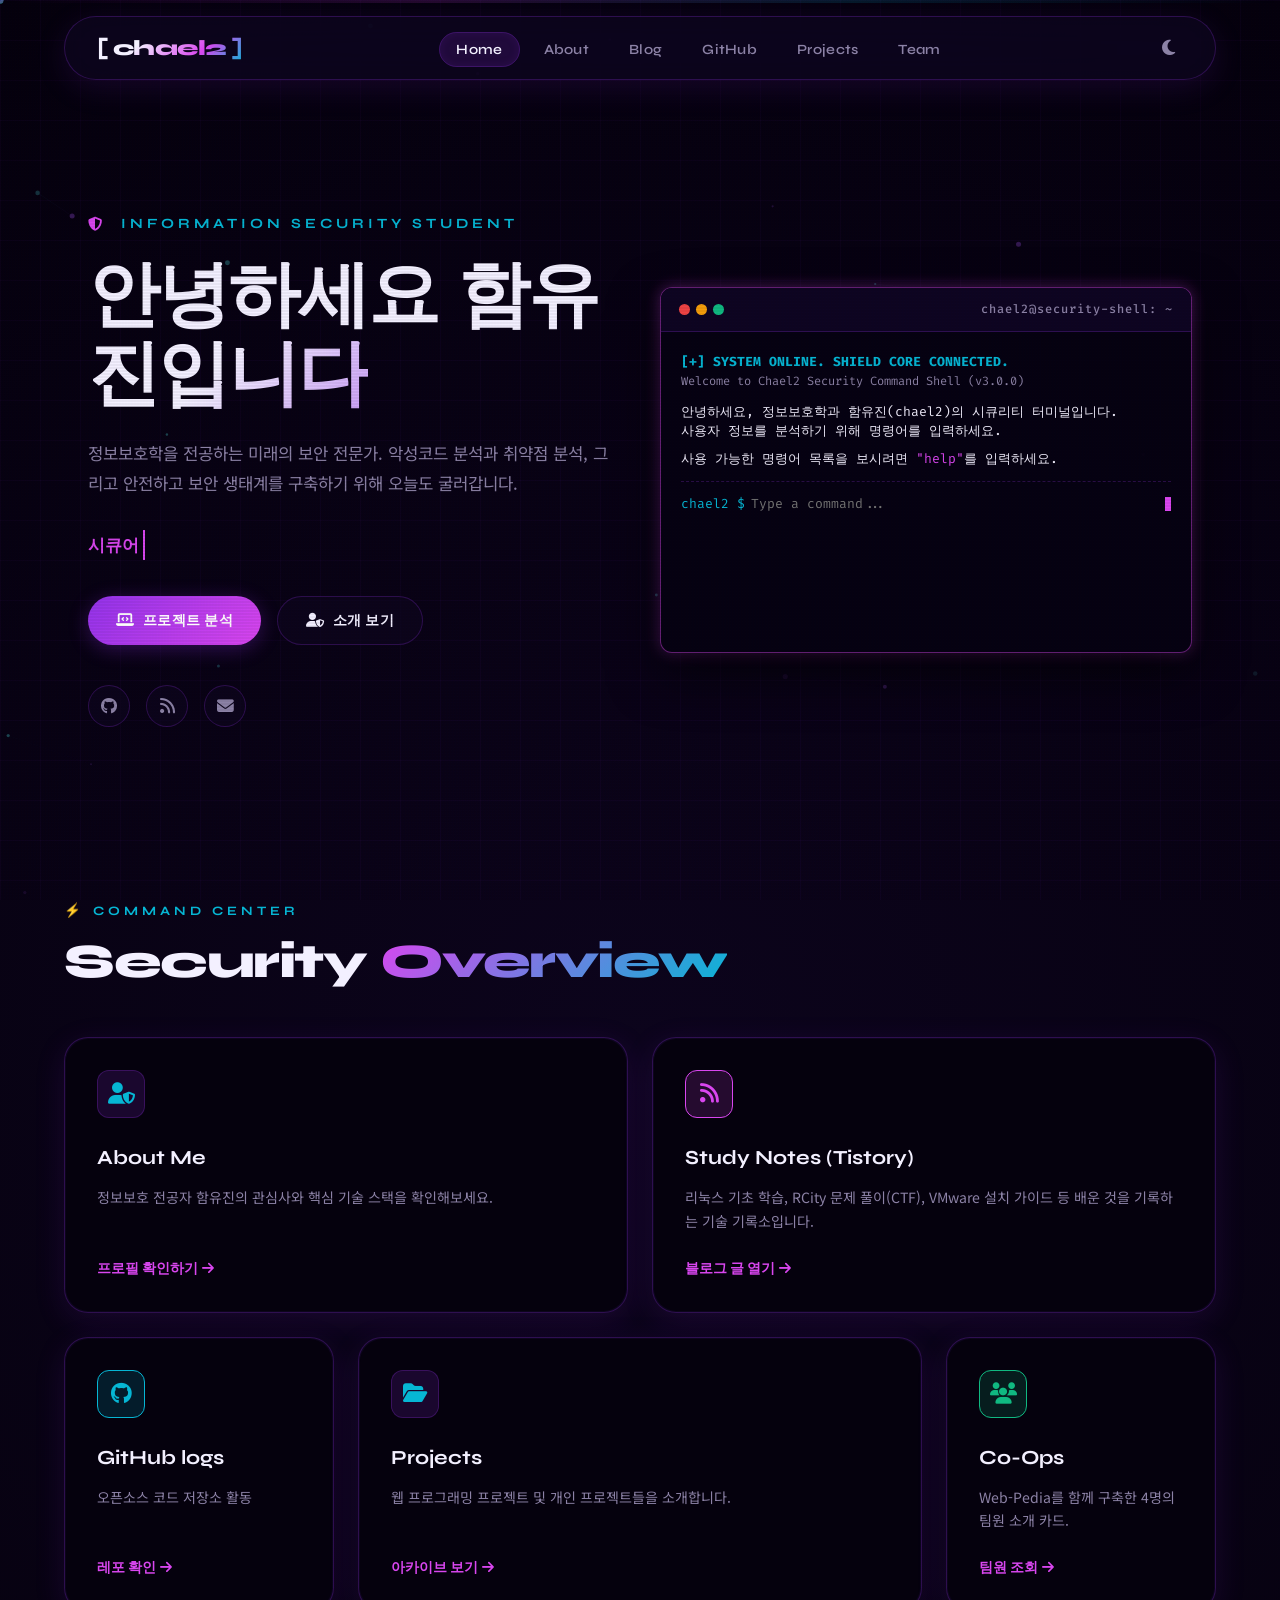
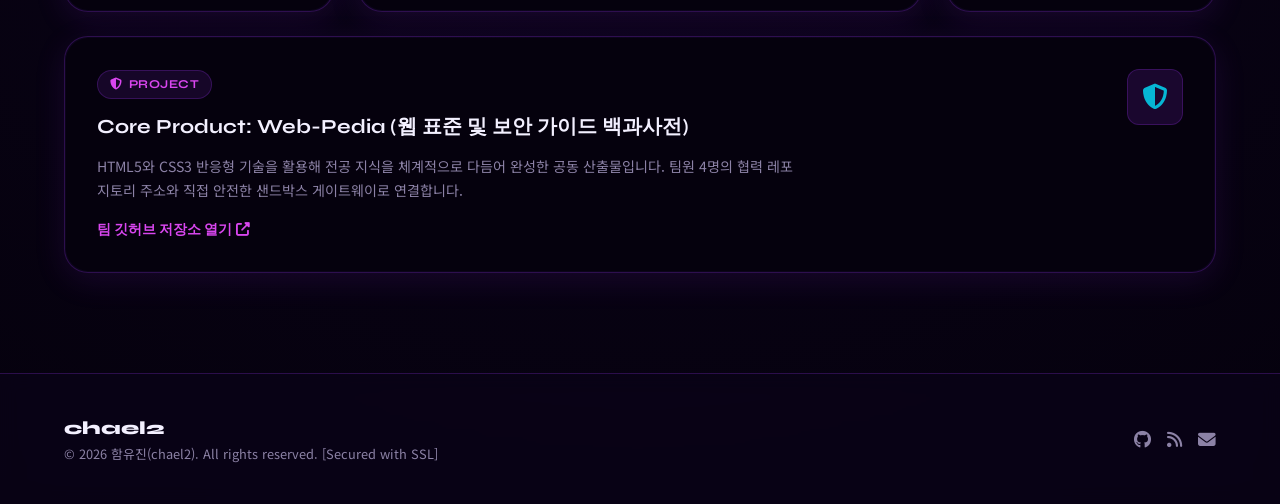
<file: index.html>
<!doctype html>
<html lang="ko">
<head>
  <meta charset="UTF-8" />
  <meta name="viewport" content="width=device-width, initial-scale=1.0" />
  <title>chael2 · Portfolio Dashboard</title>
  <link href="https://fonts.googleapis.com/css2?family=Syne:wght@400;600;700;800&family=Noto+Sans+KR:wght@300;400;500;700&family=Fira+Code:wght@400;500;700&display=swap" rel="stylesheet" />
  <link rel="stylesheet" href="https://cdnjs.cloudflare.com/ajax/libs/font-awesome/6.5.0/css/all.min.css" />
  <link rel="stylesheet" href="style.css" />
</head>
<body>

<!-- 가상 스캔라인 -->
<div class="scan-line"></div>

<div class="page-progress"></div>

<!-- 다이내믹 네트워크 노드 배경 -->
<canvas id="particle-canvas"></canvas>

<!-- 내비게이션 -->
<nav>
  <div class="logo">chael2</div>
  <ul>
    <li><a href="index.html" class="active">Home</a></li>
    <li><a href="about.html">About</a></li>
    <li><a href="blog.html">Blog</a></li>
    <li><a href="github.html">GitHub</a></li>
    <li><a href="projects.html">Projects</a></li>
    <li><a href="team.html">Team</a></li>
  </ul>
  <button class="hamburger" aria-label="메뉴">
    <span></span><span></span><span></span>
  </button>
</nav>

<div class="mobile-menu">
  <a href="index.html" class="active">Home</a>
  <a href="about.html">About</a>
  <a href="blog.html">Blog</a>
  <a href="github.html">GitHub</a>
  <a href="projects.html">Projects</a>
  <a href="team.html">Team</a>
</div>

<!-- 히어로 영역 -->
<section class="hero">
  <div class="container">
    <div class="hero-layout">
      <!-- 히어로 프로필 (텍스트 소개) -->
      <div class="hero-content">
        <p class="hero-eyebrow"><i class="fas fa-shield-halved"></i> &nbsp;Information Security Student</p>
        <h1>
          <span class="line">안녕하세요</span>
          <span class="line gradient-text">함유진입니다</span>
        </h1>
        <p class="hero-desc">
          정보보호학을 전공하는 미래의 보안 전문가. 악성코드 분석과 취약점 분석, 그리고 안전하고 보안 생태계를 구축하기 위해 오늘도 굴러갑니다.
          <br><br>
          <span class="typing-text" data-words='["정보보호학 학생", "취약점 분석가", "시큐어 코딩 ", "악성코드 연구원 지망생", "감자"]'></span>
        </p>
        <div class="hero-actions">
          <a href="projects.html" class="btn btn-primary"><i class="fas fa-laptop-code"></i> 프로젝트 분석</a>
          <a href="about.html"    class="btn btn-ghost"><i class="fas fa-user-shield"></i> 소개 보기</a>
        </div>
        <div class="hero-social">
          <a href="https://github.com/chael2"   target="_blank" title="GitHub"><i class="fab fa-github"></i></a>
          <a href="https://chael2.tistory.com/" target="_blank" title="Blog"><i class="fas fa-rss"></i></a>
          <a href="mailto:chael2@security.ac.kr"   title="Email"><i class="fas fa-envelope"></i></a>
        </div>
      </div>

      <!-- 히어로 라이트 (작동식 시큐리티 CLI 터미널) -->
      <div class="cyber-terminal">
        <div class="terminal-header">
          <div class="terminal-buttons">
            <span class="terminal-btn red"></span>
            <span class="terminal-btn yellow"></span>
            <span class="terminal-btn green"></span>
          </div>
          <span class="terminal-title">chael2@security-shell: ~</span>
        </div>
        <div class="terminal-body">
          <div class="terminal-input-line">
            <span class="terminal-prompt">chael2 $</span>
            <input type="text" class="terminal-cli-input" placeholder="Type a command..." autofocus />
            <span class="terminal-cursor"></span>
          </div>
        </div>
      </div>
    </div>
  </div>
</section>

<div class="container" style="padding-top:0">

  <div class="section-label">Command Center</div>
  <h2 class="section-title">Security <span>Overview</span></h2>

  <div class="bento-grid">
    
    <!-- About Me: span-2 -->
    <div class="bento-item span-2 glow-card reveal">
      <a href="about.html" class="hub-card">
        <div>
          <div class="hub-icon"><i class="fas fa-user-shield"></i></div>
          <h3>About Me</h3>
          <p>정보보호 전공자 함유진의 관심사와 핵심 기술 스택을 확인해보세요.</p>
        </div>
        <div class="hub-arrow">프로필 확인하기<i class="fas fa-arrow-right"></i></div>
      </a>
    </div>

    <!-- Tistory Blog: span-2 -->
    <div class="bento-item span-2 glow-card reveal">
      <a href="blog.html" class="hub-card">
        <div>
          <div class="hub-icon" style="background:rgba(217,70,239,0.15); border-color:var(--secondary);"><i class="fas fa-rss" style="color:var(--secondary);"></i></div>
          <h3>Study Notes (Tistory)</h3>
          <p>리눅스 기초 학습, RCity 문제 풀이(CTF), VMware 설치 가이드 등 배운 것을 기록하는 기술 기록소입니다.</p>
        </div>
        <div class="hub-arrow">블로그 글 열기 <i class="fas fa-arrow-right"></i></div>
      </a>
    </div>

    <!-- GitHub Profile: span-1 -->
    <div class="bento-item glow-card reveal">
      <a href="github.html" class="hub-card">
        <div>
          <div class="hub-icon" style="background:rgba(6,182,212,0.15); border-color:var(--accent);"><i class="fab fa-github" style="color:var(--accent);"></i></div>
          <h3>GitHub logs</h3>
          <p>오픈소스 코드 저장소 활동</p>
        </div>
        <div class="hub-arrow">레포 확인 <i class="fas fa-arrow-right"></i></div>
      </a>
    </div>

    <!-- Projects: span-2 -->
    <div class="bento-item span-2 glow-card reveal">
      <a href="projects.html" class="hub-card">
        <div>
          <div class="hub-icon"><i class="fas fa-folder-open"></i></div>
          <h3>Projects</h3>
          <p>웹 프로그래밍 프로젝트 및 개인 프로젝트들을 소개합니다.</p>
        </div>
        <div class="hub-arrow">아카이브 보기<i class="fas fa-arrow-right"></i></div>
      </a>
    </div>

    <!-- Team: span-1 -->
    <div class="bento-item glow-card reveal">
      <a href="team.html" class="hub-card">
        <div>
          <div class="hub-icon" style="background:rgba(16,185,129,0.15); border-color:var(--success);"><i class="fas fa-users" style="color:var(--success);"></i></div>
          <h3>Co-Ops</h3>
          <p>Web-Pedia를 함께 구축한 4명의 팀원 소개 카드.</p>
        </div>
        <div class="hub-arrow">팀원 조회 <i class="fas fa-arrow-right"></i></div>
      </a>
    </div>

    <!-- Team Project: span-4 -->
    <div class="bento-item span-4 glow-card reveal">
      <a href="https://github.com/chael2/web-mid-team" target="_blank" class="hub-card">
        <div style="display:flex; justify-content:space-between; align-items:start; flex-wrap:wrap; gap:16px;">
          <div style="max-width:700px;">
            <div class="tag" style="margin-bottom:12px;"><i class="fas fa-shield-halved"></i>Project</div>
            <h3>Core Product: Web-Pedia (웹 표준 및 보안 가이드 백과사전)</h3>
            <p>HTML5와 CSS3 반응형 기술을 활용해 전공 지식을 체계적으로 다듬어 완성한 공동 산출물입니다. 팀원 4명의 협력 레포지토리 주소와 직접 안전한 샌드박스 게이트웨이로 연결합니다.</p>
          </div>
          <div class="hub-icon" style="width:56px; height:56px;"><i class="fas fa-shield-alt" style="font-size:1.6rem;"></i></div>
        </div>
        <div class="hub-arrow" style="margin-top:16px;">팀 깃허브 저장소 열기 <i class="fas fa-external-link-alt"></i></div>
      </a>
    </div>

  </div>
</div>

<!-- 푸터 -->
<footer>
  <div>
    <div class="footer-logo">chael2</div>
    <p>© 2026 함유진(chael2). All rights reserved. [Secured with SSL]</p>
  </div>
  <div class="footer-links">
    <a href="https://github.com/chael2"   target="_blank"><i class="fab fa-github"></i></a>
    <a href="https://chael2.tistory.com/" target="_blank"><i class="fas fa-rss"></i></a>
    <a href="mailto:yourmail@email.com"><i class="fas fa-envelope"></i></a>
  </div>
</footer>

<!-- 리소스 로딩 -->
<script src="global.js"></script>
<script src="js/terminal.js"></script>
</body>
</html>
</file>
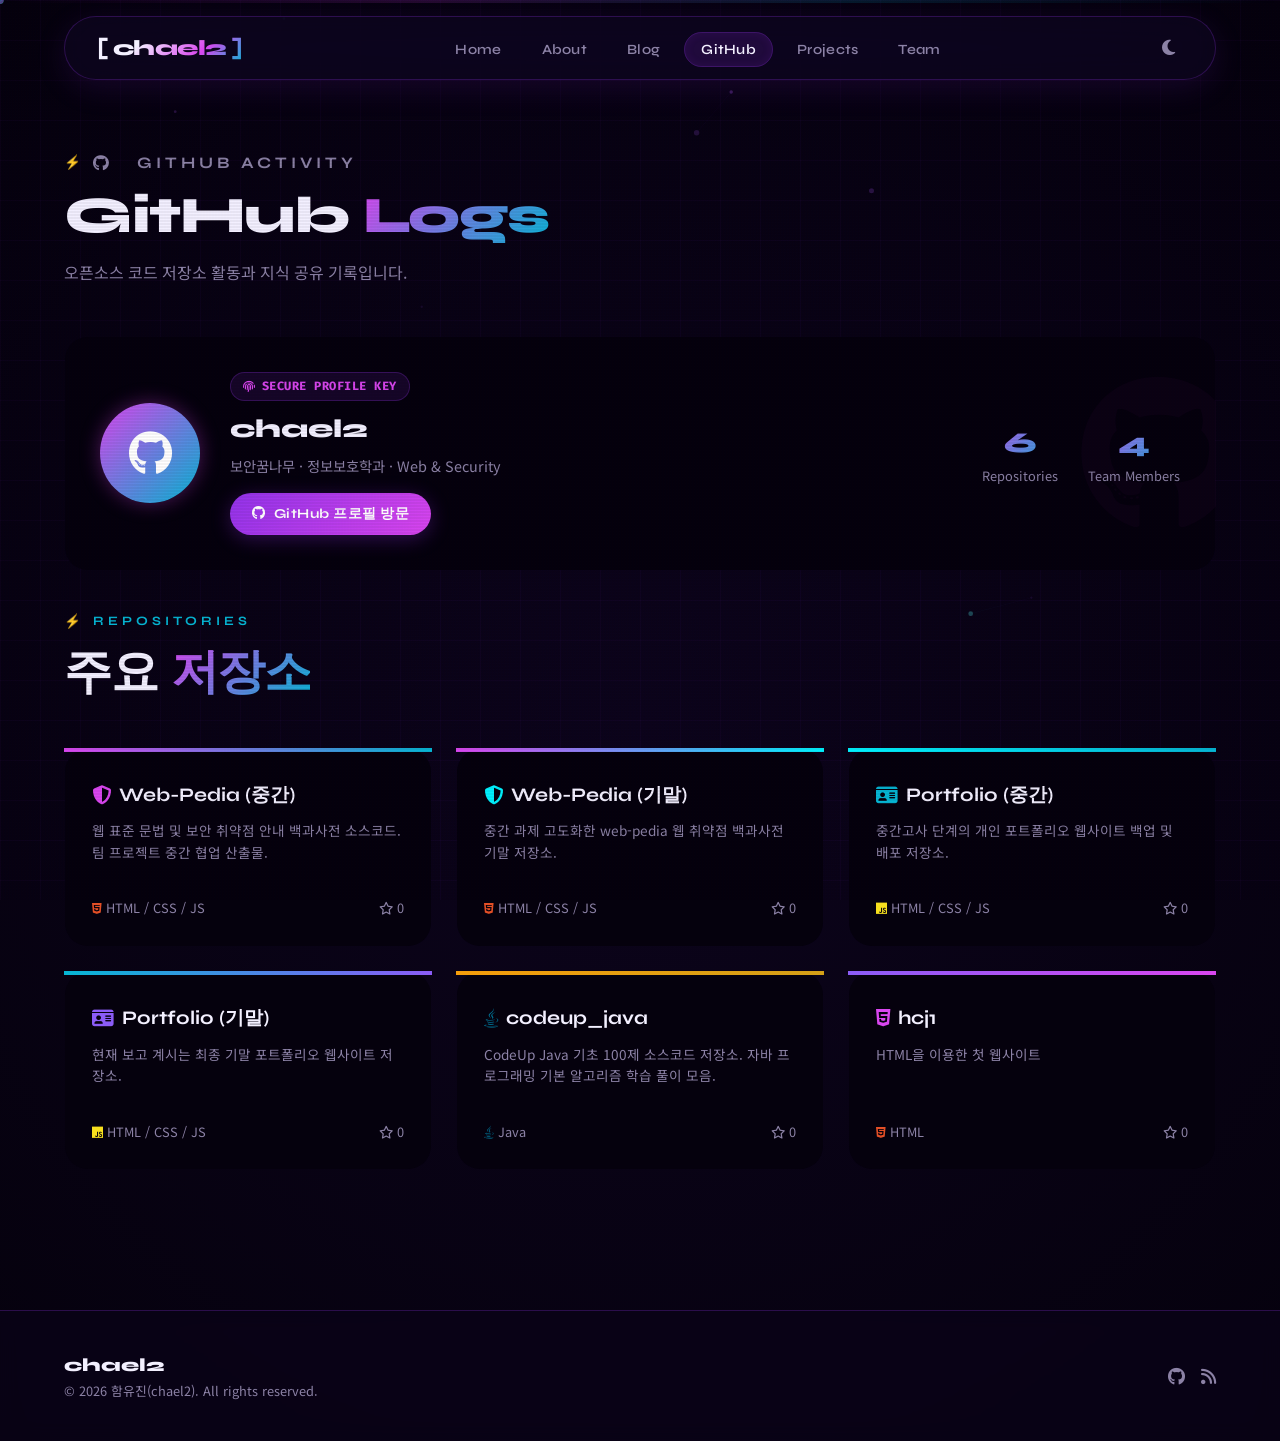
<file: github.html>
<!doctype html>
<html lang="ko">
<head>
  <meta charset="UTF-8" />
  <meta name="viewport" content="width=device-width, initial-scale=1.0" />
  <title>GitHub | chael2</title>
  <link href="https://fonts.googleapis.com/css2?family=Syne:wght@400;600;700;800&family=Noto+Sans+KR:wght@300;400;500;700&family=Fira+Code:wght@400;500;700&display=swap" rel="stylesheet" />
  <link rel="stylesheet" href="https://cdnjs.cloudflare.com/ajax/libs/font-awesome/6.5.0/css/all.min.css" />
  <link rel="stylesheet" href="style.css" />
</head>
<body>

<div class="scan-line"></div>
<div class="page-progress"></div>
<canvas id="particle-canvas"></canvas>

<!-- 내비게이션 -->
<nav>
  <div class="logo">chael2</div>
  <ul>
    <li><a href="index.html">Home</a></li>
    <li><a href="about.html">About</a></li>
    <li><a href="blog.html">Blog</a></li>
    <li><a href="github.html" class="active">GitHub</a></li>
    <li><a href="projects.html">Projects</a></li>
    <li><a href="team.html">Team</a></li>
  </ul>
  <button class="hamburger"><span></span><span></span><span></span></button>
</nav>

<div class="mobile-menu">
  <a href="index.html">Home</a>
  <a href="about.html">About</a>
  <a href="blog.html">Blog</a>
  <a href="github.html" class="active">GitHub</a>
  <a href="projects.html">Projects</a>
  <a href="team.html">Team</a>
</div>

<!-- 서브페이지 히어로 -->
<div class="sub-hero">
  <div class="sub-hero-inner">
    <p class="section-label"><i class="fab fa-github"></i> &nbsp; GitHub activity</p>
    <h1>GitHub <span style="background:linear-gradient(135deg,var(--secondary),var(--accent));-webkit-background-clip:text;-webkit-text-fill-color:transparent">Logs</span></h1>
    <p>오픈소스 코드 저장소 활동과 지식 공유 기록입니다.</p>
  </div>
</div>

<div class="container" style="padding-top:0">

  <!-- 보안 신분증 (Security ID Card) 스타일 리뉴얼 -->
  <div class="card glow-card reveal" style="padding:36px; margin-bottom:40px; display:flex; align-items:center; gap:30px; flex-wrap:wrap; position:relative; overflow:hidden;">
    <div style="position:absolute; top:-20px; right:-20px; font-size:10rem; color:rgba(217,70,239,0.03); font-weight:800; pointer-events:none;"><i class="fab fa-github"></i></div>
    <div style="width:100px; height:100px; border-radius:50%; background:linear-gradient(135deg,var(--secondary),var(--accent)); display:flex; align-items:center; justify-content:center; font-size:2.8rem; color:white; font-weight:800; box-shadow:0 0 20px rgba(217,70,239,0.35); flex-shrink:0;">
      <i class="fab fa-github"></i>
    </div>
    <div style="flex:1; min-width:220px;">
      <div class="tag" style="margin-bottom:8px; font-family:'Fira Code',monospace;"><i class="fas fa-fingerprint"></i> SECURE PROFILE KEY</div>
      <h2 style="font-family:'Syne',sans-serif; font-size:1.6rem; font-weight:800; margin-bottom:4px; color:var(--text)">chael2</h2>
      <p style="color:var(--muted); font-size:.9rem; margin-bottom:16px;">보안꿈나무 · 정보보호학과 · Web &amp; Security</p>
      <a href="https://github.com/chael2" target="_blank" class="btn btn-primary" style="font-size:.85rem; padding:10px 22px; cursor:pointer;">
        <i class="fab fa-github"></i> GitHub 프로필 방문
      </a>
    </div>
    <div style="display:flex; gap:30px; flex-wrap:wrap;">
      <div style="text-align:center;">
        <div style="font-family:'Syne',sans-serif; font-size:1.8rem; font-weight:800; background:linear-gradient(135deg,var(--secondary),var(--accent)); -webkit-background-clip:text; -webkit-text-fill-color:transparent;">6</div>
        <div style="font-size:.8rem; color:var(--muted)">Repositories</div>
      </div>
      <div style="text-align:center;">
        <div style="font-family:'Syne',sans-serif; font-size:1.8rem; font-weight:800; background:linear-gradient(135deg,var(--secondary),var(--accent)); -webkit-background-clip:text; -webkit-text-fill-color:transparent;">4</div>
        <div style="font-size:.8rem; color:var(--muted)">Team Members</div>
      </div>
    </div>
  </div>


  <!-- 저장소 목록 -->
  <div class="section-label">Repositories</div>
  <h2 class="section-title">주요 <span>저장소</span></h2>

  <div class="grid-3">

    <!-- Web-Pedia (중간) -->
    <div class="card repo-card glow-card reveal" style="padding:0; overflow:hidden; position:relative;">
      <div style="height:4px; background:linear-gradient(90deg,var(--secondary),var(--accent))"></div>
      <div class="card-inner" style="padding:28px;">
        <h3 style="font-family:'Syne',sans-serif; font-size:1.2rem; font-weight:700; margin-bottom:10px;"><a href="https://github.com/chael2/web-mid-team" target="_blank" style="color:var(--text); text-decoration:none; display:flex; align-items:center; gap:8px;"><i class="fas fa-shield-alt" style="color:var(--secondary)"></i> Web-Pedia (중간)</a></h3>
        <p style="font-size:0.85rem; color:var(--muted); line-height:1.6; margin-bottom:18px; height:60px; overflow:hidden;">웹 표준 문법 및 보안 취약점 안내 백과사전 소스코드. 팀 프로젝트 중간 협업 산출물.</p>
        <div style="display:flex; justify-content:space-between; align-items:center; font-size:0.8rem; color:var(--muted);">
          <span><i class="fab fa-html5" style="color:#e34f26"></i> HTML / CSS / JS</span>
          <span><i class="far fa-star"></i> 0</span>
        </div>
      </div>
    </div>

    <!-- Web-Pedia (기말) -->
    <div class="card repo-card glow-card reveal" style="padding:0; overflow:hidden; position:relative;">
      <div style="height:4px; background:linear-gradient(90deg,var(--secondary),#00f2fe)"></div>
      <div class="card-inner" style="padding:28px;">
        <h3 style="font-family:'Syne',sans-serif; font-size:1.2rem; font-weight:700; margin-bottom:10px;"><a href="https://github.com/chael2/web-fin-team" target="_blank" style="color:var(--text); text-decoration:none; display:flex; align-items:center; gap:8px;"><i class="fas fa-shield-alt" style="color:#00f2fe"></i> Web-Pedia (기말)</a></h3>
        <p style="font-size:0.85rem; color:var(--muted); line-height:1.6; margin-bottom:18px; height:60px; overflow:hidden;">중간 과제 고도화한 web-pedia 웹 취약점 백과사전 기말 저장소.</p>
        <div style="display:flex; justify-content:space-between; align-items:center; font-size:0.8rem; color:var(--muted);">
          <span><i class="fab fa-html5" style="color:#e34f26"></i> HTML / CSS / JS</span>
          <span><i class="far fa-star"></i> 0</span>
        </div>
      </div>
    </div>

    <!-- Portfolio (중간) -->
    <div class="card repo-card glow-card reveal" style="padding:0; overflow:hidden; position:relative;">
      <div style="height:4px; background:linear-gradient(90deg,#00f2fe,var(--accent))"></div>
      <div class="card-inner" style="padding:28px;">
        <h3 style="font-family:'Syne',sans-serif; font-size:1.2rem; font-weight:700; margin-bottom:10px;"><a href="https://github.com/chael2/web-mid-portfolio" target="_blank" style="color:var(--text); text-decoration:none; display:flex; align-items:center; gap:8px;"><i class="fas fa-id-card" style="color:var(--accent)"></i> Portfolio (중간)</a></h3>
        <p style="font-size:0.85rem; color:var(--muted); line-height:1.6; margin-bottom:18px; height:60px; overflow:hidden;">중간고사 단계의 개인 포트폴리오 웹사이트 백업 및 배포 저장소.</p>
        <div style="display:flex; justify-content:space-between; align-items:center; font-size:0.8rem; color:var(--muted);">
          <span><i class="fab fa-js" style="color:#f7df1e"></i> HTML / CSS / JS</span>
          <span><i class="far fa-star"></i> 0</span>
        </div>
      </div>
    </div>

    <!-- Portfolio (기말) -->
    <div class="card repo-card glow-card reveal" style="padding:0; overflow:hidden; position:relative;">
      <div style="height:4px; background:linear-gradient(90deg,var(--accent),#8b5cf6)"></div>
      <div class="card-inner" style="padding:28px;">
        <h3 style="font-family:'Syne',sans-serif; font-size:1.2rem; font-weight:700; margin-bottom:10px;"><a href="https://github.com/chael2/web-fin-portfolio" target="_blank" style="color:var(--text); text-decoration:none; display:flex; align-items:center; gap:8px;"><i class="fas fa-id-card" style="color:#8b5cf6"></i> Portfolio (기말)</a></h3>
        <p style="font-size:0.85rem; color:var(--muted); line-height:1.6; margin-bottom:18px; height:60px; overflow:hidden;">현재 보고 계시는 최종 기말 포트폴리오 웹사이트 저장소.</p>
        <div style="display:flex; justify-content:space-between; align-items:center; font-size:0.8rem; color:var(--muted);">
          <span><i class="fab fa-js" style="color:#f7df1e"></i> HTML / CSS / JS</span>
          <span><i class="far fa-star"></i> 0</span>
        </div>
      </div>
    </div>

    <!-- codeup_java -->
    <div class="card repo-card glow-card reveal" style="padding:0; overflow:hidden; position:relative;">
      <div style="height:4px; background:linear-gradient(90deg,var(--gold),#d4a017)"></div>
      <div class="card-inner" style="padding:28px;">
        <h3 style="font-family:'Syne',sans-serif; font-size:1.2rem; font-weight:700; margin-bottom:10px;"><a href="https://github.com/chael2/codeup_java" target="_blank" style="color:var(--text); text-decoration:none; display:flex; align-items:center; gap:8px;"><i class="fab fa-java" style="color:#007396"></i> codeup_java</a></h3>
        <p style="font-size:0.85rem; color:var(--muted); line-height:1.6; margin-bottom:18px; height:60px; overflow:hidden;">CodeUp Java 기초 100제 소스코드 저장소. 자바 프로그래밍 기본 알고리즘 학습 풀이 모음.</p>
        <div style="display:flex; justify-content:space-between; align-items:center; font-size:0.8rem; color:var(--muted);">
          <span><i class="fab fa-java" style="color:#007396"></i> Java</span>
          <span><i class="far fa-star"></i> 0</span>
        </div>
      </div>
    </div>

    <!-- hcj1 -->
    <div class="card repo-card glow-card reveal" style="padding:0; overflow:hidden; position:relative;">
      <div style="height:4px; background:linear-gradient(90deg,#8b5cf6,var(--secondary))"></div>
      <div class="card-inner" style="padding:28px;">
        <h3 style="font-family:'Syne',sans-serif; font-size:1.2rem; font-weight:700; margin-bottom:10px;"><a href="https://github.com/chael2/hcj1" target="_blank" style="color:var(--text); text-decoration:none; display:flex; align-items:center; gap:8px;"><i class="fab fa-html5" style="color:var(--secondary)"></i> hcj1</a></h3>
        <p style="font-size:0.85rem; color:var(--muted); line-height:1.6; margin-bottom:18px; height:60px; overflow:hidden;">HTML을 이용한 첫 웹사이트</p>
        <div style="display:flex; justify-content:space-between; align-items:center; font-size:0.8rem; color:var(--muted);">
          <span><i class="fab fa-html5" style="color:#e34f26"></i> HTML </span>
          <span><i class="far fa-star"></i> 0</span>
        </div>
      </div>
    </div>

  </div>
</div>

<!-- 푸터 -->
<footer>
  <div>
    <div class="footer-logo">chael2</div>
    <p>© 2026 함유진(chael2). All rights reserved.</p>
  </div>
  <div class="footer-links">
    <a href="https://github.com/chael2" target="_blank"><i class="fab fa-github"></i></a>
    <a href="https://chael2.tistory.com/" target="_blank"><i class="fas fa-rss"></i></a>
  </div>
</footer>

<script src="global.js"></script>
</body>
</html>
</file>
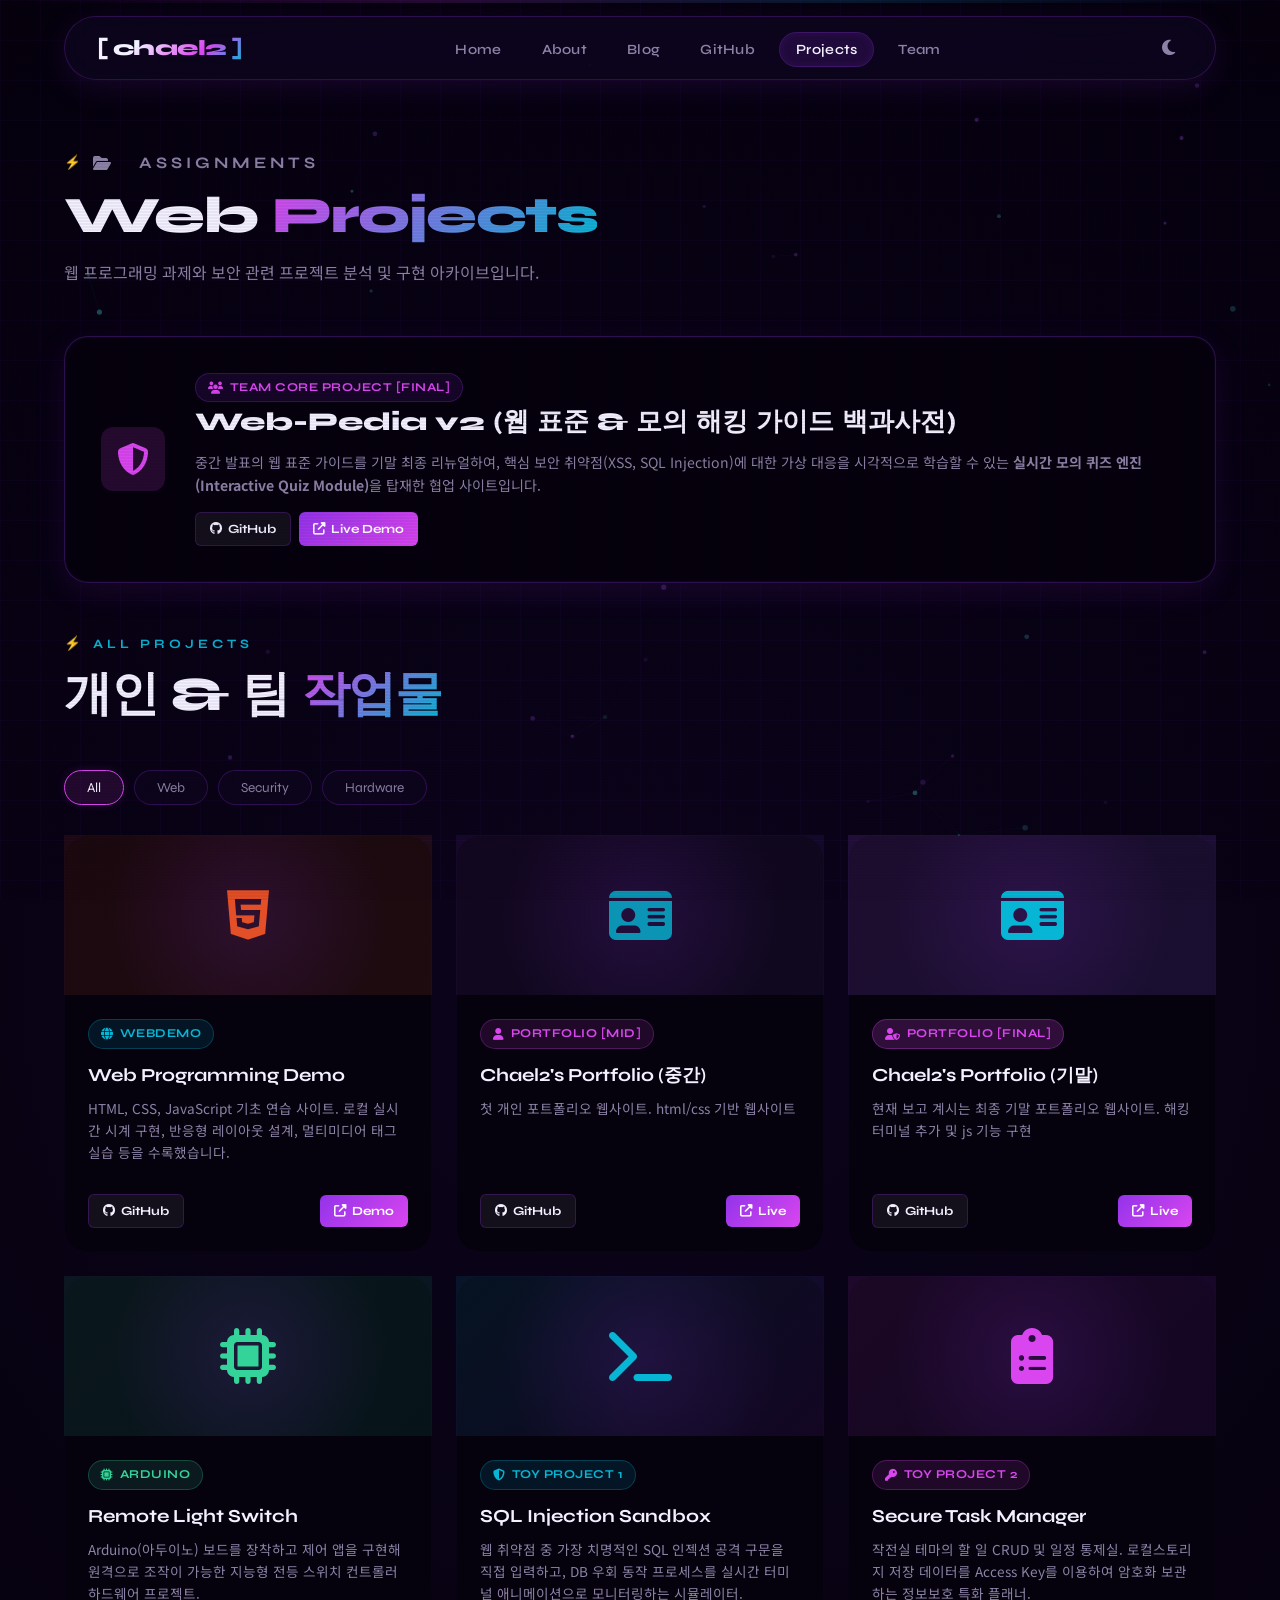
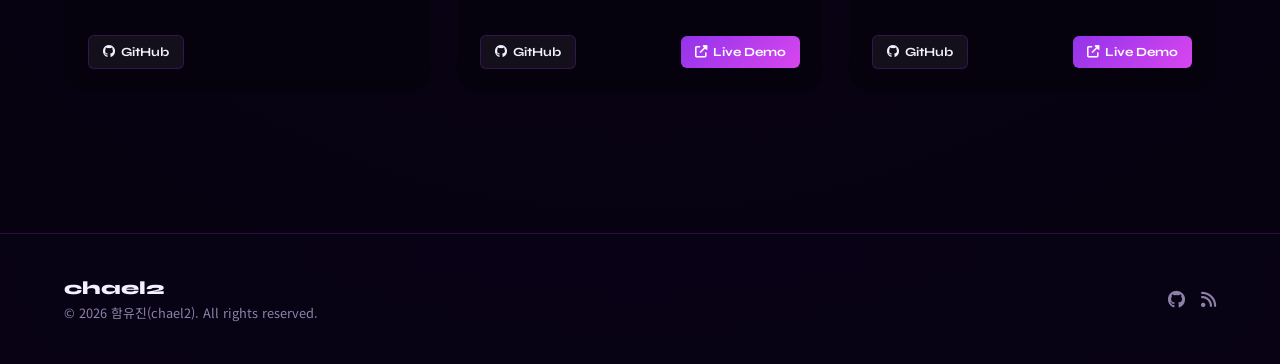
<file: projects.html>
<!doctype html>
<html lang="ko">
<head>
  <meta charset="UTF-8" />
  <meta name="viewport" content="width=device-width, initial-scale=1.0" />
  <title>Projects | chael2</title>
  <link href="https://fonts.googleapis.com/css2?family=Syne:wght@400;600;700;800&family=Noto+Sans+KR:wght@300;400;500;700&family=Fira+Code:wght@400;500;700&display=swap" rel="stylesheet" />
  <link rel="stylesheet" href="https://cdnjs.cloudflare.com/ajax/libs/font-awesome/6.5.0/css/all.min.css" />
  <link rel="stylesheet" href="style.css" />
</head>
<body>

<div class="scan-line"></div>
<div class="page-progress"></div>
<canvas id="particle-canvas"></canvas>

<!-- 내비게이션 -->
<nav>
  <div class="logo">chael2</div>
  <ul>
    <li><a href="index.html">Home</a></li>
    <li><a href="about.html">About</a></li>
    <li><a href="blog.html">Blog</a></li>
    <li><a href="github.html">GitHub</a></li>
    <li><a href="projects.html" class="active">Projects</a></li>
    <li><a href="team.html">Team</a></li>
  </ul>
  <button class="hamburger"><span></span><span></span><span></span></button>
</nav>

<div class="mobile-menu">
  <a href="index.html">Home</a>
  <a href="about.html">About</a>
  <a href="blog.html">Blog</a>
  <a href="github.html">GitHub</a>
  <a href="projects.html" class="active">Projects</a>
  <a href="team.html">Team</a>
</div>

<!-- 서브페이지 히어로 -->
<div class="sub-hero">
  <div class="sub-hero-inner">
    <p class="section-label"><i class="fas fa-folder-open"></i> &nbsp; Assignments</p>
    <h1>Web <span style="background:linear-gradient(135deg,var(--secondary),var(--accent));-webkit-background-clip:text;-webkit-text-fill-color:transparent">Projects</span></h1>
    <p>웹 프로그래밍 과제와 보안 관련 프로젝트 분석 및 구현 아카이브입니다.</p>
  </div>
</div>

<div class="container" style="padding-top:0">

  <!-- 메인 프로젝트 배너 -->
  <div class="project-banner glow-card reveal">
    <div class="project-banner-icon">
      <i class="fas fa-shield-halved"></i>
    </div>
    <div class="project-banner-content">
      <span class="tag"><i class="fas fa-users"></i> Team Core Project [FINAL]</span>
      <h2>Web-Pedia v2 (웹 표준 &amp; 모의 해킹 가이드 백과사전)</h2>
      <p>중간 발표의 웹 표준 가이드를 기말 최종 리뉴얼하여, 핵심 보안 취약점(XSS, SQL Injection)에 대한 가상 대응을 시각적으로 학습할 수 있는 <strong>실시간 모의 퀴즈 엔진(Interactive Quiz Module)</strong>을 탑재한 협업 사이트입니다.</p>
      <div class="project-links">
        <a href="https://github.com/chael2/web-fin-team" target="_blank" class="link-github"><i class="fab fa-github"></i> GitHub</a>
        <a href="https://web-fin-team.vercel.app/" target="_blank" class="link-demo"><i class="fas fa-external-link-alt"></i> Live Demo</a>
      </div>
    </div>
  </div>

  <!-- 필터 정렬 헤더 -->
  <div class="section-label">All Projects</div>
  <h2 class="section-title">개인 &amp; 팀 <span>작업물</span></h2>

  <!-- 카테고리 필터 바 -->
  <div class="filter-bar" id="filterBar" style="display:flex; gap:10px; margin-bottom:30px; flex-wrap:wrap;">
    <button class="filter-btn active" data-filter="all" style="cursor:pointer;">All</button>
    <button class="filter-btn" data-filter="web" style="cursor:pointer;">Web</button>
    <button class="filter-btn" data-filter="security" style="cursor:pointer;">Security</button>
    <button class="filter-btn" data-filter="hardware" style="cursor:pointer;">Hardware</button>
  </div>

  <div class="grid-3" id="projectGrid">

    <!-- Web Programming Demo -->
    <div class="card project-card glow-card reveal" data-category="web" style="padding:0; overflow:hidden;">
      <div class="project-thumb" style="height:160px; background:linear-gradient(135deg,rgba(227,79,38,0.1),rgba(240,101,41,0.1)); display:flex; align-items:center; justify-content:center; position:relative; overflow:hidden;">
        <i class="fab fa-html5" style="color:#e34f26; font-size:3.5rem;"></i>
        <div class="thumb-overlay" style="position:absolute; inset:0; background:rgba(0,0,0,0.6); display:flex; align-items:center; justify-content:center; opacity:0; transition:opacity 0.3s;"><span style="font-size:.85rem; color:white; font-family:'Syne',sans-serif; font-weight:700;">클릭 Demo 보기</span></div>
      </div>
      <div class="card-inner" style="padding:24px;">
        <span class="tag" style="background:rgba(6,182,212,0.12); border-color:rgba(6,182,212,0.25); color:var(--accent);"><i class="fas fa-globe"></i> WebDemo</span>
        <h3 style="font-family:'Syne',sans-serif; font-size:1.15rem; font-weight:700; margin:12px 0 8px 0; color:var(--text)">Web Programming Demo</h3>
        <p style="font-size:0.85rem; color:var(--muted); line-height:1.6; margin-bottom:16px; height:80px; overflow:hidden;">HTML, CSS, JavaScript 기초 연습 사이트. 로컬 실시간 시계 구현, 반응형 레이아웃 설계, 멀티미디어 태그 실습 등을 수록했습니다.</p>
        <div class="project-links" style="display:flex; justify-content:space-between; align-items:center; font-size:0.85rem;">
          <a href="https://github.com/chael2/hcj1" target="_blank" class="link-github" style="color:var(--text); text-decoration:none;"><i class="fab fa-github"></i> GitHub</a>
          <a href="https://hcj1-five.vercel.app/" target="_blank" class="link-demo" style="color:var(--secondary); text-decoration:none;"><i class="fas fa-external-link-alt"></i> Demo</a>
        </div>
      </div>
    </div>

    <!-- Chael2's Portfolio (중간) -->
    <div class="card project-card glow-card reveal" data-category="web" style="padding:0; overflow:hidden;">
      <div class="project-thumb" style="height:160px; background:linear-gradient(135deg,rgba(168,85,247,0.08),rgba(139,92,246,0.08)); display:flex; align-items:center; justify-content:center; position:relative; overflow:hidden;">
        <i class="fas fa-id-card" style="color:var(--accent); opacity:0.8; font-size:3.5rem;"></i>
        <div class="thumb-overlay" style="position:absolute; inset:0; background:rgba(0,0,0,0.6); display:flex; align-items:center; justify-content:center; opacity:0; transition:opacity 0.3s;"><span style="font-size:.85rem; color:white; font-family:'Syne',sans-serif; font-weight:700;">클릭 배포 사이트 보기</span></div>
      </div>
      <div class="card-inner" style="padding:24px;">
        <span class="tag" style="background:rgba(217,70,239,0.12); border-color:rgba(217,70,239,0.25); color:var(--secondary);"><i class="fas fa-user"></i> Portfolio [MID]</span>
        <h3 style="font-family:'Syne',sans-serif; font-size:1.15rem; font-weight:700; margin:12px 0 8px 0; color:var(--text)">Chael2's Portfolio (중간)</h3>
        <p style="font-size:0.85rem; color:var(--muted); line-height:1.6; margin-bottom:16px; height:80px; overflow:hidden;">첫 개인 포트폴리오 웹사이트. html/css 기반 웹사이트</p>
        <div class="project-links" style="display:flex; justify-content:space-between; align-items:center; font-size:0.85rem;">
          <a href="https://github.com/chael2/web-mid-portfolio" target="_blank" class="link-github" style="color:var(--text); text-decoration:none;"><i class="fab fa-github"></i> GitHub</a>
          <a href="https://web-mid-portfolio.vercel.app/" target="_blank" class="link-demo" style="color:var(--secondary); text-decoration:none;"><i class="fas fa-external-link-alt"></i> Live</a>
        </div>
      </div>
    </div>

    <!-- Chael2's Portfolio (기말) -->
    <div class="card project-card glow-card reveal" data-category="web" style="padding:0; overflow:hidden;">
      <div class="project-thumb" style="height:160px; background:linear-gradient(135deg,rgba(168,85,247,0.15),rgba(139,92,246,0.15)); display:flex; align-items:center; justify-content:center; position:relative; overflow:hidden;">
        <i class="fas fa-id-card" style="color:var(--accent); font-size:3.5rem;"></i>
        <div class="thumb-overlay" style="position:absolute; inset:0; background:rgba(0,0,0,0.6); display:flex; align-items:center; justify-content:center; opacity:0; transition:opacity 0.3s;"><span style="font-size:.85rem; color:white; font-family:'Syne',sans-serif; font-weight:700;">클릭 배포 사이트 보기</span></div>
      </div>
      <div class="card-inner" style="padding:24px;">
        <span class="tag" style="background:rgba(217,70,239,0.2); border-color:rgba(217,70,239,0.3); color:var(--secondary);"><i class="fas fa-user-shield"></i> Portfolio [FINAL]</span>
        <h3 style="font-family:'Syne',sans-serif; font-size:1.15rem; font-weight:700; margin:12px 0 8px 0; color:var(--text)">Chael2's Portfolio (기말)</h3>
        <p style="font-size:0.85rem; color:var(--muted); line-height:1.6; margin-bottom:16px; height:80px; overflow:hidden;">현재 보고 계시는 최종 기말 포트폴리오 웹사이트. 해킹 터미널 추가 및 js 기능 구현</p>
        <div class="project-links" style="display:flex; justify-content:space-between; align-items:center; font-size:0.85rem;">
          <a href="https://github.com/chael2/web-fin-portfolio" target="_blank" class="link-github" style="color:var(--text); text-decoration:none;"><i class="fab fa-github"></i> GitHub</a>
          <a href="https://chael2-fin-portfolio.vercel.app/" target="_blank" class="link-demo" style="color:var(--secondary); text-decoration:none;"><i class="fas fa-external-link-alt"></i> Live</a>
        </div>
      </div>
    </div>

    <!-- Remote Light Switch -->
    <div class="card project-card glow-card reveal" data-category="hardware" style="padding:0; overflow:hidden;">
      <div class="project-thumb" style="height:160px; background:linear-gradient(135deg,rgba(52,211,153,0.1),rgba(16,185,129,0.1)); display:flex; align-items:center; justify-content:center; position:relative; overflow:hidden;">
        <i class="fas fa-microchip" style="color:#34d399; font-size:3.5rem;"></i>
        <div class="thumb-overlay" style="position:absolute; inset:0; background:rgba(0,0,0,0.6); display:flex; align-items:center; justify-content:center; opacity:0; transition:opacity 0.3s;"><span style="font-size:.85rem; color:white; font-family:'Syne',sans-serif; font-weight:700;">클릭 GitHub 보기</span></div>
      </div>
      <div class="card-inner" style="padding:24px;">
        <span class="tag" style="background:rgba(52,211,153,0.12); border-color:rgba(52,211,153,0.25); color:#34d399;"><i class="fas fa-microchip"></i> Arduino</span>
        <h3 style="font-family:'Syne',sans-serif; font-size:1.15rem; font-weight:700; margin:12px 0 8px 0; color:var(--text)">Remote Light Switch</h3>
        <p style="font-size:0.85rem; color:var(--muted); line-height:1.6; margin-bottom:16px; height:80px; overflow:hidden;">Arduino(아두이노) 보드를 장착하고 제어 앱을 구현해 원격으로 조작이 가능한 지능형 전등 스위치 컨트롤러 하드웨어 프로젝트.</p>
        <div class="project-links" style="display:flex; justify-content:start; align-items:center; font-size:0.85rem;">
          <a href="https://github.com/SCProject-Tech/Arduino" target="_blank" class="link-github" style="color:var(--text); text-decoration:none;"><i class="fab fa-github"></i> GitHub</a>
        </div>
      </div>
    </div>

    <!-- Toy 1: SQL Injection Sandbox -->
    <div class="card project-card glow-card reveal" data-category="security" style="padding:0; overflow:hidden;">
      <div class="project-thumb" style="height:160px; background:linear-gradient(135deg,rgba(6,182,212,0.1),rgba(147,51,234,0.1)); display:flex; align-items:center; justify-content:center; position:relative; overflow:hidden;">
        <i class="fas fa-terminal" style="color:var(--accent); font-size:3.5rem;"></i>
        <div class="thumb-overlay" style="position:absolute; inset:0; background:rgba(0,0,0,0.6); display:flex; align-items:center; justify-content:center; opacity:0; transition:opacity 0.3s;"><span style="font-size:.85rem; color:white; font-family:'Syne',sans-serif; font-weight:700;">독립 모의 침투 실습장 보기</span></div>
      </div>
      <div class="card-inner" style="padding:24px;">
        <span class="tag" style="background:rgba(6,182,212,0.12); border-color:rgba(6,182,212,0.25); color:var(--accent);"><i class="fas fa-shield-halved"></i> Toy Project 1</span>
        <h3 style="font-family:'Syne',sans-serif; font-size:1.15rem; font-weight:700; margin:12px 0 8px 0; color:var(--text)">SQL Injection Sandbox</h3>
        <p style="font-size:0.85rem; color:var(--muted); line-height:1.6; margin-bottom:16px; height:80px; overflow:hidden;">웹 취약점 중 가장 치명적인 SQL 인젝션 공격 구문을 직접 입력하고, DB 우회 동작 프로세스를 실시간 터미널 애니메이션으로 모니터링하는 시뮬레이터.</p>
        <div class="project-links" style="display:flex; justify-content:space-between; align-items:center; font-size:0.85rem;">
          <a href="https://github.com/chael2/sql-sandbox" target="_blank" class="link-github" style="color:var(--text); text-decoration:none;"><i class="fab fa-github"></i> GitHub</a>
          <a href="toy-sql-sandbox.html" target="_blank" class="link-demo" style="color:var(--secondary); text-decoration:none;"><i class="fas fa-external-link-alt"></i> Live Demo</a>
        </div>
      </div>
    </div>

    <!-- Toy 2: Secure Task Manager -->
    <div class="card project-card glow-card reveal" data-category="web" style="padding:0; overflow:hidden;">
      <div class="project-thumb" style="height:160px; background:linear-gradient(135deg,rgba(217,70,239,0.1),rgba(147,51,234,0.1)); display:flex; align-items:center; justify-content:center; position:relative; overflow:hidden;">
        <i class="fas fa-clipboard-list" style="color:var(--secondary); font-size:3.5rem;"></i>
        <div class="thumb-overlay" style="position:absolute; inset:0; background:rgba(0,0,0,0.6); display:flex; align-items:center; justify-content:center; opacity:0; transition:opacity 0.3s;"><span style="font-size:.85rem; color:white; font-family:'Syne',sans-serif; font-weight:700;">독립 작전 할 일 관리실 보기</span></div>
      </div>
      <div class="card-inner" style="padding:24px;">
        <span class="tag" style="background:rgba(217,70,239,0.12); border-color:rgba(217,70,239,0.25); color:var(--secondary);"><i class="fas fa-key"></i> Toy Project 2</span>
        <h3 style="font-family:'Syne',sans-serif; font-size:1.15rem; font-weight:700; margin:12px 0 8px 0; color:var(--text)">Secure Task Manager</h3>
        <p style="font-size:0.85rem; color:var(--muted); line-height:1.6; margin-bottom:16px; height:80px; overflow:hidden;">작전실 테마의 할 일 CRUD 및 일정 통제실. 로컬스토리지 저장 데이터를 Access Key를 이용하여 암호화 보관하는 정보보호 특화 플래너.</p>
        <div class="project-links" style="display:flex; justify-content:space-between; align-items:center; font-size:0.85rem;">
          <a href="https://github.com/chael2/secure-todo" target="_blank" class="link-github" style="color:var(--text); text-decoration:none;"><i class="fab fa-github"></i> GitHub</a>
          <a href="toy-secure-todo.html" target="_blank" class="link-demo" style="color:var(--secondary); text-decoration:none;"><i class="fas fa-external-link-alt"></i> Live Demo</a>
        </div>
      </div>
    </div>

  </div>
</div>

<!-- 푸터 -->
<footer>
  <div>
    <div class="footer-logo">chael2</div>
    <p>© 2026 함유진(chael2). All rights reserved.</p>
  </div>
  <div class="footer-links">
    <a href="https://github.com/chael2" target="_blank"><i class="fab fa-github"></i></a>
    <a href="https://chael2.tistory.com/" target="_blank"><i class="fas fa-rss"></i></a>
  </div>
</footer>

<script src="global.js"></script>
<script>
// 프로젝트 카드 필터 정렬 모션
(function() {
  const filterBar = document.getElementById('filterBar');
  const projectCards = document.querySelectorAll('#projectGrid .project-card');
  if (!filterBar || !projectCards.length) return;

  filterBar.addEventListener('click', e => {
    const btn = e.target.closest('.filter-btn');
    if (!btn) return;

    filterBar.querySelectorAll('.filter-btn').forEach(b => b.classList.remove('active'));
    btn.classList.add('active');

    const filter = btn.dataset.filter;
    projectCards.forEach(card => {
      const cats = card.dataset.category || '';
      const show = filter === 'all' || cats.includes(filter);
      
      if (show) {
        card.style.display = '';
        setTimeout(() => card.style.opacity = '1', 50);
      } else {
        card.style.opacity = '0';
        setTimeout(() => card.style.display = 'none', 300);
      }
    });
  });
})();
</script>
</body>
</html>
</file>
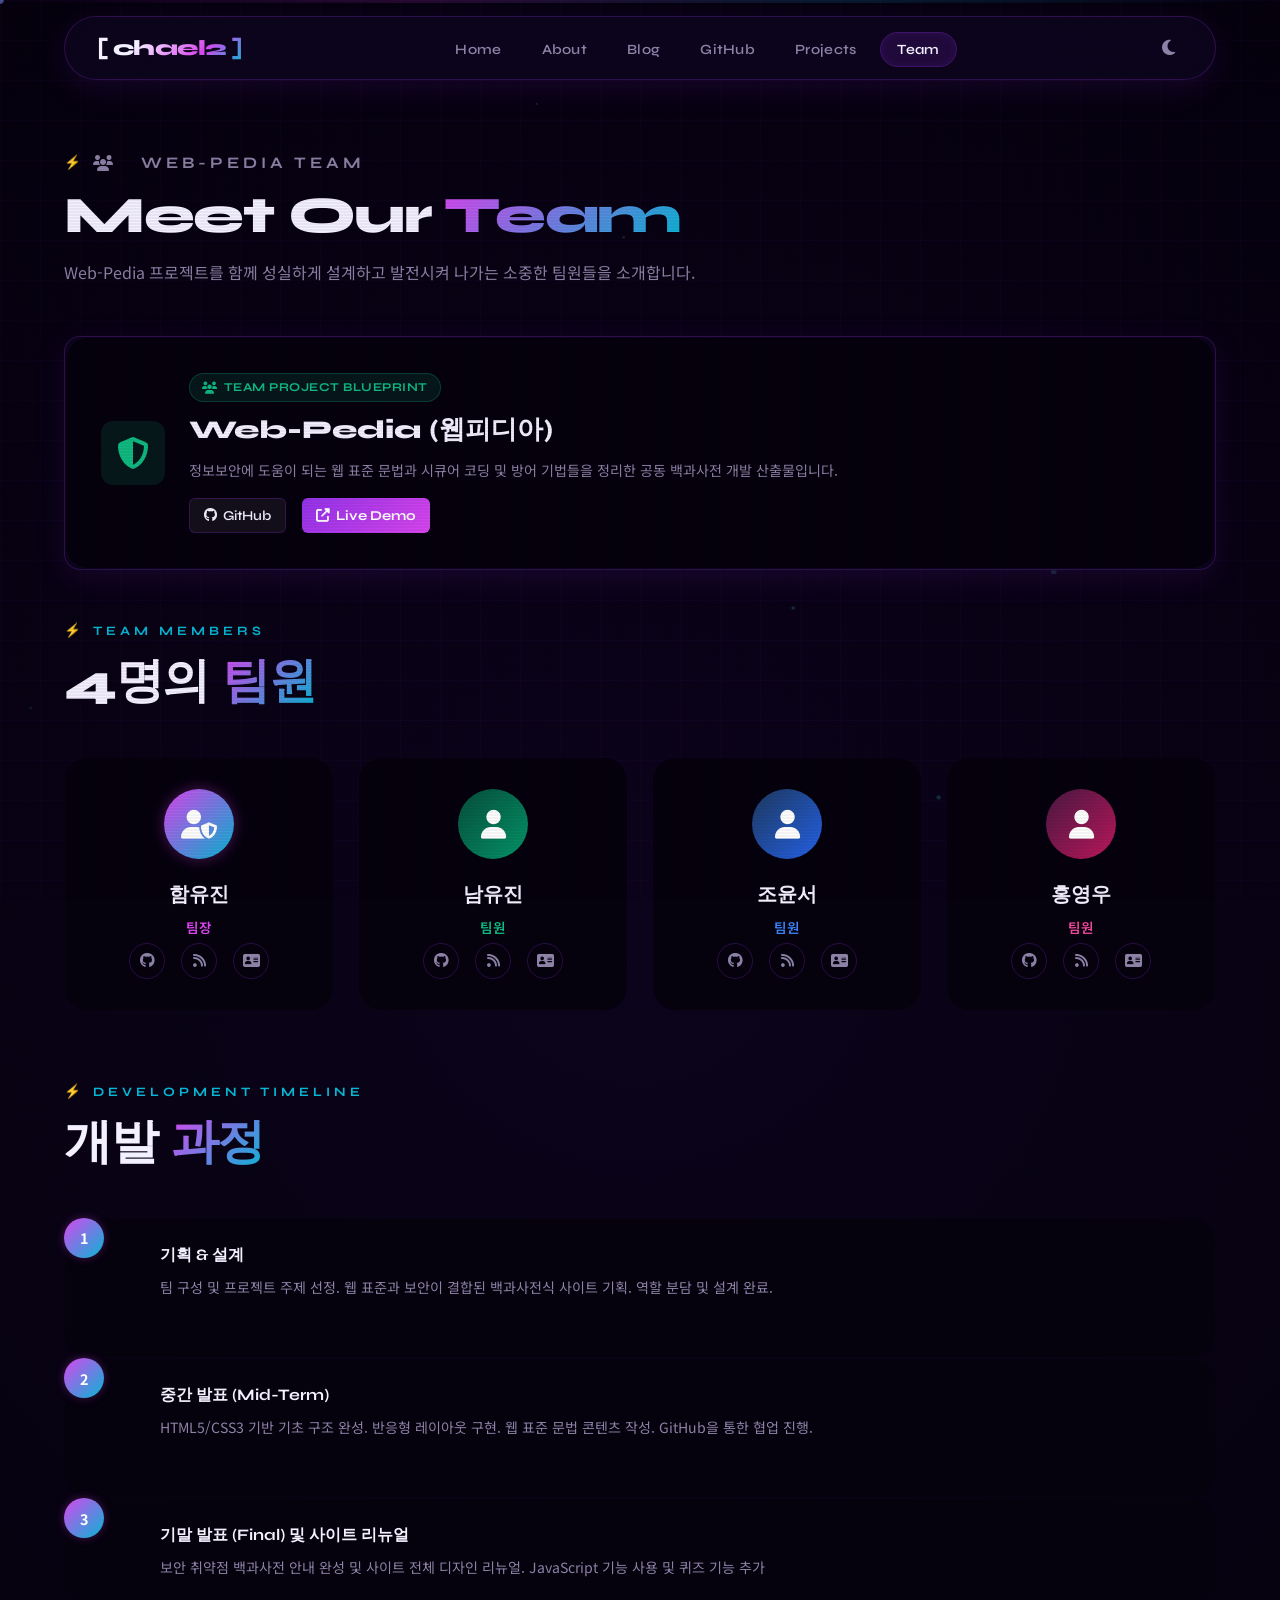
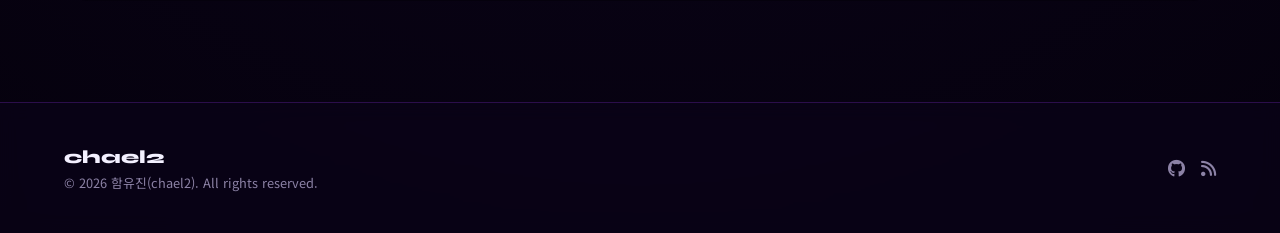
<file: team.html>
<!doctype html>
<html lang="ko">
<head>
  <meta charset="UTF-8" />
  <meta name="viewport" content="width=device-width, initial-scale=1.0" />
  <title>Team | chael2</title>
  <link href="https://fonts.googleapis.com/css2?family=Syne:wght@400;600;700;800&family=Noto+Sans+KR:wght@300;400;500;700&family=Fira+Code:wght@400;500;700&display=swap" rel="stylesheet" />
  <link rel="stylesheet" href="https://cdnjs.cloudflare.com/ajax/libs/font-awesome/6.5.0/css/all.min.css" />
  <link rel="stylesheet" href="style.css" />
</head>
<body>

<div class="scan-line"></div>
<div class="page-progress"></div>
<canvas id="particle-canvas"></canvas>

<!-- 내비게이션 -->
<nav>
  <div class="logo">chael2</div>
  <ul>
    <li><a href="index.html">Home</a></li>
    <li><a href="about.html">About</a></li>
    <li><a href="blog.html">Blog</a></li>
    <li><a href="github.html">GitHub</a></li>
    <li><a href="projects.html">Projects</a></li>
    <li><a href="team.html" class="active">Team</a></li>
  </ul>
  <button class="hamburger"><span></span><span></span><span></span></button>
</nav>

<div class="mobile-menu">
  <a href="index.html">Home</a>
  <a href="about.html">About</a>
  <a href="blog.html">Blog</a>
  <a href="github.html">GitHub</a>
  <a href="projects.html">Projects</a>
  <a href="team.html" class="active">Team</a>
</div>

<!-- 서브페이지 히어로 -->
<div class="sub-hero">
  <div class="sub-hero-inner">
    <p class="section-label"><i class="fas fa-users"></i> &nbsp; Web-Pedia Team</p>
    <h1>Meet Our <span style="background:linear-gradient(135deg,var(--secondary),var(--accent));-webkit-background-clip:text;-webkit-text-fill-color:transparent">Team</span></h1>
    <p>Web-Pedia 프로젝트를 함께 성실하게 설계하고 발전시켜 나가는 소중한 팀원들을 소개합니다.</p>
  </div>
</div>

<div class="container" style="padding-top:0">

  <!-- 프로젝트 블루프린트 배너 -->
  <div class="project-banner glow-card reveal" style="margin-bottom:50px; display:flex; align-items:center; gap:24px; padding:36px; border-radius:16px;">
    <div class="project-banner-icon" style="width:64px; height:64px; border-radius:12px; background:rgba(16,185,129,0.12); display:flex; align-items:center; justify-content:center; color:var(--success); font-size:2rem; flex-shrink:0;">
      <i class="fas fa-shield-alt"></i>
    </div>
    <div class="project-banner-content" style="flex:1; min-width:260px;">
      <span class="tag" style="background:rgba(16,185,129,0.12); border-color:rgba(16,185,129,0.25); color:var(--success);"><i class="fas fa-users"></i> Team Project Blueprint</span>
      <h2 style="font-family:'Syne',sans-serif; font-size:1.6rem; font-weight:800; color:var(--text); margin:8px 0;">Web-Pedia (웹피디아)</h2>
      <p style="color:var(--muted); font-size:0.88rem; line-height:1.6; margin-bottom:16px;">정보보안에 도움이 되는 웹 표준 문법과 시큐어 코딩 및 방어 기법들을 정리한 공동 백과사전 개발 산출물입니다.</p>
      <div class="project-links" style="display:flex; gap:16px;">
        <a href="https://github.com/chael2/web-mid-team" target="_blank" class="link-github" style="font-size:0.85rem; font-weight:600; color:var(--text); text-decoration:none; display:flex; align-items:center; gap:6px;"><i class="fab fa-github"></i> GitHub</a>
        <a href="https://web-mid-team.vercel.app/" target="_blank" class="link-demo" style="font-size:0.85rem; font-weight:600; color:var(--secondary); text-decoration:none; display:flex; align-items:center; gap:6px;"><i class="fas fa-external-link-alt"></i> Live Demo</a>
      </div>
    </div>
  </div>

  <!-- 팀원 소개 -->
  <div class="section-label">Team Members</div>
  <h2 class="section-title">4명의 <span>팀원</span></h2>

  <div class="team-section" style="display:grid; grid-template-columns:repeat(auto-fit, minmax(240px, 1fr)); gap:24px; margin-bottom:60px;">

    <!-- 팀원 1: 함유진 -->
    <div class="card member-card glow-card reveal" style="text-align:center; padding:32px;">
      <div class="member-avatar" style="width:70px; height:70px; border-radius:50%; background:linear-gradient(135deg,var(--secondary),var(--accent)); display:flex; align-items:center; justify-content:center; margin:0 auto 20px auto; color:white; font-size:1.8rem; box-shadow:0 0 15px rgba(217,70,239,0.35);">
        <i class="fas fa-user-shield"></i>
      </div>
      <h3 style="font-family:'Syne',sans-serif; font-size:1.25rem; font-weight:700; margin-bottom:6px; color:var(--text)">함유진</h3>
      <p class="member-role" style="font-size:0.85rem; font-weight:600; color:var(--secondary); margin-bottom:4px;">팀장</p>
      <div class="member-links" style="display:flex; justify-content:center; gap:16px; font-size:1.15rem;">
        <a href="https://github.com/chael2" target="_blank" title="GitHub" style="color:var(--muted); transition:color 0.2s;"><i class="fab fa-github"></i></a>
        <a href="https://chael2.tistory.com/" target="_blank" title="Blog" style="color:var(--muted); transition:color 0.2s;"><i class="fas fa-rss"></i></a>
        <a href="index.html" title="Portfolio" style="color:var(--muted); transition:color 0.2s;"><i class="fas fa-address-card"></i></a>
      </div>
    </div>

    <!-- 팀원 2: 남유진 -->
    <div class="card member-card glow-card reveal" style="text-align:center; padding:32px;">
      <div class="member-avatar" style="width:70px; height:70px; border-radius:50%; background:linear-gradient(135deg,#064e3b,#059669); display:flex; align-items:center; justify-content:center; margin:0 auto 20px auto; color:white; font-size:1.8rem;">
        <i class="fas fa-user"></i>
      </div>
      <h3 style="font-family:'Syne',sans-serif; font-size:1.25rem; font-weight:700; margin-bottom:6px; color:var(--text)">남유진</h3>
      <p class="member-role" style="font-size:0.85rem; font-weight:600; color:var(--success); margin-bottom:4px;">팀원 </p>
      <div class="member-links" style="display:flex; justify-content:center; gap:16px; font-size:1.15rem;">
        <a href="https://github.com/yoojin33" target="_blank" title="GitHub" style="color:var(--muted); transition:color 0.2s;"><i class="fab fa-github"></i></a>
        <a href="https://blog.naver.com/quarter0330" target="_blank" title="Blog" style="color:var(--muted); transition:color 0.2s;"><i class="fas fa-rss"></i></a>
        <a href="https://nyj-final.vercel.app/" target="_blank" title="Portfolio" style="color:var(--muted); transition:color 0.2s;"><i class="fas fa-address-card"></i></a>
      </div>
    </div>

    <!-- 팀원 3: 조윤서 -->
    <div class="card member-card glow-card reveal" style="text-align:center; padding:32px;">
      <div class="member-avatar" style="width:70px; height:70px; border-radius:50%; background:linear-gradient(135deg,#1e3a5f,#2563eb); display:flex; align-items:center; justify-content:center; margin:0 auto 20px auto; color:white; font-size:1.8rem;">
        <i class="fas fa-user"></i>
      </div>
      <h3 style="font-family:'Syne',sans-serif; font-size:1.25rem; font-weight:700; margin-bottom:6px; color:var(--text)">조윤서</h3>
      <p class="member-role" style="font-size:0.85rem; font-weight:600; color:#3b82f6; margin-bottom:4px;">팀원 </p>

      <div class="member-links" style="display:flex; justify-content:center; gap:16px; font-size:1.15rem;">
        <a href="https://github.com/avac2613" target="_blank" title="GitHub" style="color:var(--muted); transition:color 0.2s;"><i class="fab fa-github"></i></a>
        <a href="https://blog.naver.com/avac-ode2613" target="_blank" title="Blog" style="color:var(--muted); transition:color 0.2s;"><i class="fas fa-rss"></i></a>
        <a href="https://finals-own.vercel.app/" target="_blank" title="Portfolio" style="color:var(--muted); transition:color 0.2s;"><i class="fas fa-address-card"></i></a>
      </div>
    </div>

    <!-- 팀원 4: 홍영우 -->
    <div class="card member-card glow-card reveal" style="text-align:center; padding:32px;">
      <div class="member-avatar" style="width:70px; height:70px; border-radius:50%; background:linear-gradient(135deg,#4a1942,#be185d); display:flex; align-items:center; justify-content:center; margin:0 auto 20px auto; color:white; font-size:1.8rem;">
        <i class="fas fa-user"></i>
      </div>
      <h3 style="font-family:'Syne',sans-serif; font-size:1.25rem; font-weight:700; margin-bottom:6px; color:var(--text)">홍영우</h3>
      <p class="member-role" style="font-size:0.85rem; font-weight:600; color:#ec4899; margin-bottom:4px;">팀원</p>
      <div class="member-links" style="display:flex; justify-content:center; gap:16px; font-size:1.15rem;">
        <a href="https://github.com/hongwoo0516-commits" target="_blank" title="GitHub" style="color:var(--muted); transition:color 0.2s;"><i class="fab fa-github"></i></a>
        <a href="https://blog.naver.com/youngwoo0405" target="_blank" title="Blog" style="color:var(--muted); transition:color 0.2s;"><i class="fas fa-rss"></i></a>
        <a href="https://files-nine-weld.vercel.app" target="_blank" title="Portfolio" style="color:var(--muted); transition:color 0.2s;"><i class="fas fa-address-card"></i></a>
      </div>
    </div>

  </div>

  <!-- 개발 과정 타임라인 -->
  <div style="margin-top:70px">
    <div class="section-label">Development Timeline</div>
    <h2 class="section-title">개발 <span>과정</span></h2>
    <div style="display:flex; flex-direction:column; gap:0;">

      <!-- Step 1 -->
      <div class="reveal" style="display:flex; gap:32px; padding-bottom:36px; position:relative;">
        <div style="flex-shrink:0; display:flex; flex-direction:column; align-items:center;">
          <div style="width:40px; height:40px; border-radius:50%; background:linear-gradient(135deg,var(--secondary),var(--accent)); display:flex; align-items:center; justify-content:center; font-size:.9rem; z-index:2; position:relative; flex-shrink:0; color:white; font-weight:700; box-shadow:0 0 10px rgba(217,70,239,0.3);">1</div>
          <div style="flex:1; width:2px; background:var(--border); margin-top:8px;"></div>
        </div>
        <div class="card glow-card" style="flex:1; padding:24px; margin-top:0;">
          <div style="font-family:'Syne',sans-serif; font-weight:700; margin-bottom:8px; color:var(--text)">기획 &amp; 설계</div>
          <p style="font-size:.88rem; color:var(--muted); line-height:1.6;">팀 구성 및 프로젝트 주제 선정. 웹 표준과 보안이 결합된 백과사전식 사이트 기획. 역할 분담 및 설계 완료.</p>
        </div>
      </div>

      <!-- Step 2 -->
      <div class="reveal" style="display:flex; gap:32px; padding-bottom:36px; position:relative;">
        <div style="flex-shrink:0; display:flex; flex-direction:column; align-items:center;">
          <div style="width:40px; height:40px; border-radius:50%; background:linear-gradient(135deg,var(--secondary),var(--accent)); display:flex; align-items:center; justify-content:center; font-size:.9rem; z-index:2; position:relative; flex-shrink:0; color:white; font-weight:700; box-shadow:0 0 10px rgba(217,70,239,0.3);">2</div>
          <div style="flex:1; width:2px; background:var(--border); margin-top:8px;"></div>
        </div>
        <div class="card glow-card" style="flex:1; padding:24px;">
          <div style="font-family:'Syne',sans-serif; font-weight:700; margin-bottom:8px; color:var(--text)">중간 발표 (Mid-Term)</div>
          <p style="font-size:.88rem; color:var(--muted); line-height:1.6;">HTML5/CSS3 기반 기초 구조 완성. 반응형 레이아웃 구현. 웹 표준 문법 콘텐츠 작성. GitHub을 통한 협업 진행.</p>
        </div>
      </div>

      <!-- Step 3 (기말 퀴즈 및 리뉴얼 반영) -->
      <div class="reveal" style="display:flex; gap:32px;">
        <div style="flex-shrink:0; display:flex; flex-direction:column; align-items:center;">
          <div style="width:40px; height:40px; border-radius:50%; background:linear-gradient(135deg,var(--secondary),var(--accent)); display:flex; align-items:center; justify-content:center; font-size:.9rem; z-index:2; position:relative; flex-shrink:0; color:white; font-weight:700; box-shadow:0 0 10px rgba(217,70,239,0.3);">3</div>
        </div>
        <div class="card glow-card" style="flex:1; padding:24px; border-color:var(--secondary);">
          <div style="font-family:'Syne',sans-serif; font-weight:700; margin-bottom:8px; color:var(--text)">기말 발표 (Final) 및 사이트 리뉴얼</div>
          <p style="font-size:.88rem; color:var(--muted); line-height:1.6;">보안 취약점 백과사전 안내 완성 및 사이트 전체 디자인 리뉴얼. JavaScript 기능 사용 및 퀴즈 기능 추가</p>
        </div>
      </div>


    </div>
  </div>

</div>

<!-- 푸터 -->
<footer>
  <div>
    <div class="footer-logo">chael2</div>
    <p>© 2026 함유진(chael2). All rights reserved.</p>
  </div>
  <div class="footer-links">
    <a href="https://github.com/chael2" target="_blank"><i class="fab fa-github"></i></a>
    <a href="https://chael2.tistory.com/" target="_blank"><i class="fas fa-rss"></i></a>
  </div>
</footer>

<script src="global.js"></script>
</body>
</html>
</file>
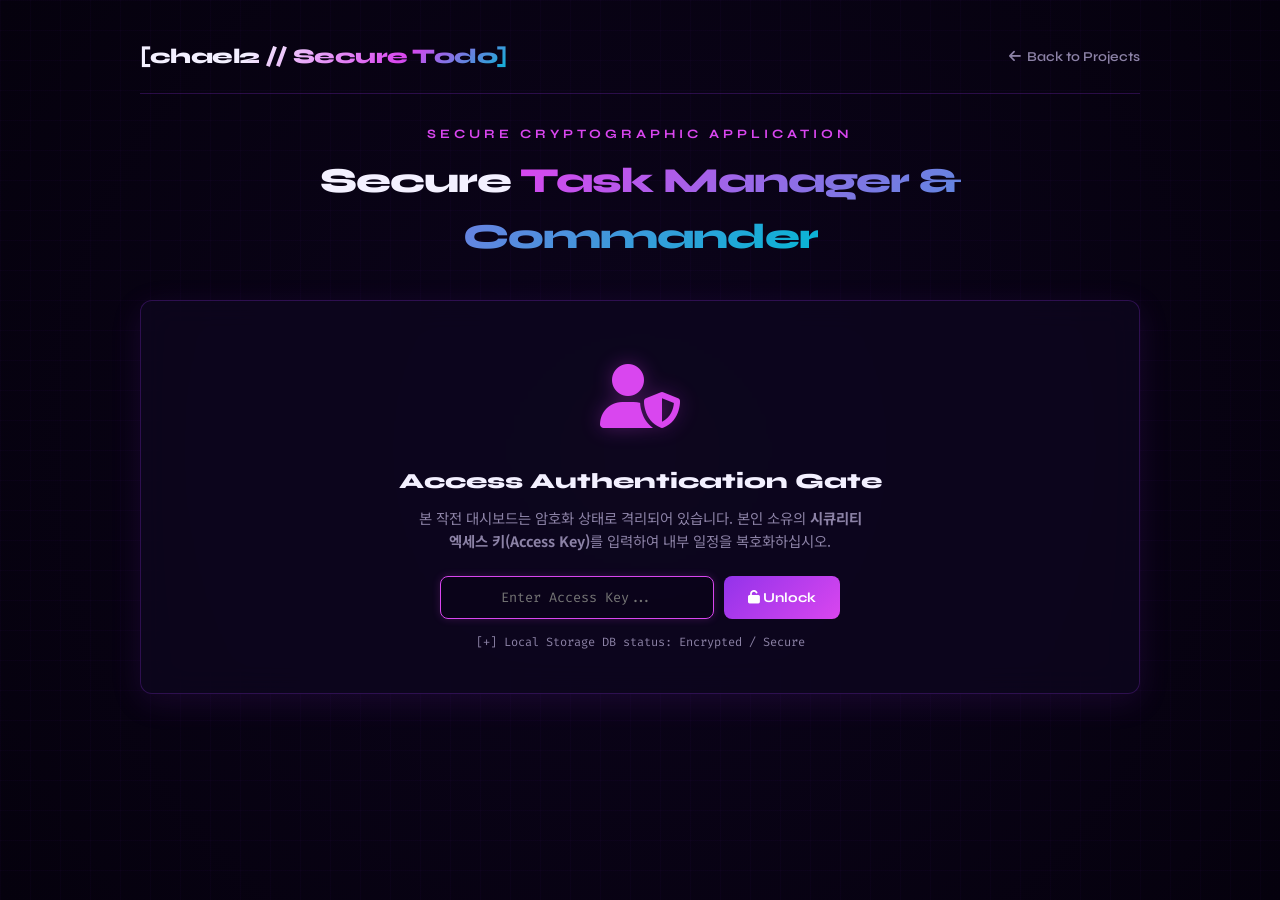
<file: toy-secure-todo.html>
<!DOCTYPE html>
<html lang="ko">
<head>
  <meta charset="UTF-8">
  <meta name="viewport" content="width=device-width, initial-scale=1.0">
  <title>Secure Task Manager | chael2</title>
  <link href="https://fonts.googleapis.com/css2?family=Syne:wght@400;600;700;800&family=Noto+Sans+KR:wght@300;400;500;700&family=Fira+Code:wght@400;500;700&display=swap" rel="stylesheet" />
  <link rel="stylesheet" href="https://cdnjs.cloudflare.com/ajax/libs/font-awesome/6.5.0/css/all.min.css" />
  <style>
    /* == Cyber Shield Purple 테마 군사 작전판 스타일 == */
    :root {
      --bg: #05010d;
      --surface: rgba(14, 7, 31, 0.75);
      --border: rgba(147, 51, 234, 0.25);
      --border-glow: rgba(217, 70, 239, 0.45);
      --primary: #9333ea;
      --secondary: #d946ef;
      --accent: #06b6d4;
      --text: #f3f0ff;
      --muted: #8c82a6;
      --danger: #ef4444;
      --warning: #f59e0b;
      --success: #10b981;
      --r: 12px;
      --shadow: 0 8px 32px 0 rgba(147, 51, 234, 0.12);
      --ease: cubic-bezier(.25, .8, .25, 1);
    }

    * { box-sizing: border-box; margin: 0; padding: 0; }
    body {
      font-family: 'Noto Sans KR', sans-serif;
      background-color: var(--bg);
      background-image: radial-gradient(circle at 50% 50%, #0c041c 0%, #05010d 100%);
      color: var(--text);
      line-height: 1.6;
      min-height: 100vh;
      padding: 40px 20px;
      overflow-x: hidden;
    }

    /* 사이버 그리드 효과 */
    body::before {
      content: '';
      position: fixed; inset: 0;
      background-image:
        linear-gradient(rgba(147, 51, 234, 0.03) 1px, transparent 1px),
        linear-gradient(90deg, rgba(147, 51, 234, 0.03) 1px, transparent 1px);
      background-size: 30px 30px;
      pointer-events: none;
      z-index: 0;
    }

    .container {
      max-width: 1000px;
      margin: 0 auto;
      position: relative;
      z-index: 1;
    }

    /* 헤더 */
    header {
      display: flex;
      justify-content: space-between;
      align-items: center;
      margin-bottom: 30px;
      border-bottom: 1px solid var(--border);
      padding-bottom: 20px;
      flex-wrap: wrap;
      gap: 15px;
    }
    .brand {
      font-family: 'Syne', sans-serif;
      font-weight: 800;
      font-size: 1.3rem;
      background: linear-gradient(135deg, var(--text) 30%, var(--secondary) 70%, var(--accent));
      -webkit-background-clip: text;
      -webkit-text-fill-color: transparent;
      letter-spacing: -0.5px;
    }
    .brand::before { content: '['; color: var(--accent); }
    .brand::after { content: ']'; color: var(--secondary); }
    
    .nav-back {
      font-family: 'Syne', sans-serif;
      font-weight: 600;
      color: var(--muted);
      text-decoration: none;
      font-size: 0.85rem;
      display: inline-flex;
      align-items: center;
      gap: 6px;
      transition: all 0.3s;
    }
    .nav-back:hover {
      color: var(--secondary);
      transform: translateX(-4px);
    }

    .app-title-section {
      text-align: center;
      margin-bottom: 35px;
    }
    .app-label {
      font-family: 'Syne', sans-serif;
      font-size: 0.8rem;
      font-weight: 700;
      letter-spacing: 4px;
      color: var(--secondary);
      text-transform: uppercase;
      margin-bottom: 8px;
    }
    .app-title-section h1 {
      font-family: 'Syne', sans-serif;
      font-size: 2.2rem;
      font-weight: 800;
      letter-spacing: -1px;
    }
    .app-title-section h1 span {
      background: linear-gradient(135deg, var(--secondary), var(--accent));
      -webkit-background-clip: text;
      -webkit-text-fill-color: transparent;
    }

    /* 암호화 키 게이트 (키 미입력 상태 화면) */
    .card {
      background: var(--surface);
      border: 1px solid var(--border);
      border-radius: var(--r);
      padding: 30px;
      box-shadow: var(--shadow);
      backdrop-filter: blur(15px);
      -webkit-backdrop-filter: blur(15px);
      margin-bottom: 24px;
      position: relative;
    }

    .shield-gate {
      text-align: center;
      padding: 40px 20px;
    }
    .shield-icon {
      font-size: 4rem;
      color: var(--secondary);
      margin-bottom: 20px;
      text-shadow: 0 0 20px rgba(217,70,239,0.3);
      animation: pulse 2s infinite;
    }
    @keyframes pulse {
      0%, 100% { transform: scale(1); opacity: 0.85; }
      50% { transform: scale(1.05); opacity: 1; }
    }
    .shield-gate p {
      font-size: 0.9rem;
      color: var(--muted);
      margin-bottom: 24px;
      max-width: 450px;
      margin-left: auto; margin-right: auto;
    }
    .gate-input-wrapper {
      display: flex;
      max-width: 400px;
      margin: 0 auto;
      gap: 10px;
    }
    .input-key {
      flex: 1;
      background: rgba(10, 4, 25, 0.7);
      border: 1px solid var(--border);
      border-radius: 8px;
      padding: 12px 16px;
      color: var(--text);
      font-family: 'Fira Code', monospace;
      font-size: 0.85rem;
      outline: none;
      text-align: center;
      transition: all 0.3s;
    }
    .input-key:focus {
      border-color: var(--secondary);
      box-shadow: 0 0 8px rgba(217,70,239,0.2);
    }
    .btn-key {
      background: linear-gradient(135deg, var(--primary), var(--secondary));
      color: white;
      border: none;
      border-radius: 8px;
      padding: 0 24px;
      font-weight: 700;
      font-family: 'Syne', sans-serif;
      font-size: 0.85rem;
      cursor: pointer;
      transition: all 0.3s;
    }
    .btn-key:hover {
      box-shadow: 0 0 12px var(--secondary);
    }

    /* 통제 대시보드 구조 */
    .dashboard-layout {
      display: grid;
      grid-template-columns: 1.15fr 0.85fr;
      gap: 24px;
    }

    @media (max-width: 850px) {
      .dashboard-layout { grid-template-columns: 1fr; }
    }

    /* 대시보드 통계 바 */
    .stats-bar {
      display: grid;
      grid-template-columns: repeat(3, 1fr);
      gap: 15px;
      margin-bottom: 24px;
    }
    .stat-box {
      background: rgba(14, 7, 31, 0.5);
      border: 1px solid var(--border);
      border-radius: 8px;
      padding: 16px;
      text-align: center;
    }
    .stat-num {
      font-family: 'Syne', sans-serif;
      font-size: 1.8rem;
      font-weight: 800;
      color: var(--accent);
    }
    .stat-label {
      font-size: 0.72rem;
      color: var(--muted);
      text-transform: uppercase;
      letter-spacing: 1px;
      margin-top: 2px;
    }

    /* 일정 추가 폼 */
    .todo-form-card {
      display: flex;
      flex-direction: column;
      gap: 14px;
    }
    .input-field {
      width: 100%;
      background: rgba(10, 4, 25, 0.6);
      border: 1px solid var(--border);
      color: var(--text);
      padding: 10px 14px;
      border-radius: 6px;
      font-size: 0.82rem;
      outline: none;
      transition: border-color 0.3s;
    }
    .input-field:focus { border-color: var(--accent); }
    .select-field {
      appearance: none;
      -webkit-appearance: none;
      cursor: pointer;
    }
    .form-row {
      display: grid;
      grid-template-columns: 1fr 1fr;
      gap: 10px;
    }

    .btn-action {
      width: 100%;
      background: linear-gradient(135deg, var(--primary), var(--secondary));
      color: white;
      border: none;
      border-radius: 6px;
      padding: 12px 0;
      font-weight: 700;
      font-family: 'Syne', sans-serif;
      font-size: 0.85rem;
      cursor: pointer;
      display: flex;
      align-items: center;
      justify-content: center;
      gap: 8px;
      transition: all 0.3s;
    }
    .btn-action:hover {
      box-shadow: 0 0 10px var(--secondary);
    }

    /* 암호화 로그 뷰어 */
    .encrypt-viewer {
      background: #070312;
      border: 1px solid var(--border);
      border-radius: 6px;
      padding: 12px;
      font-family: 'Fira Code', monospace;
      font-size: 0.72rem;
      height: 120px;
      overflow-y: auto;
      color: var(--secondary);
      word-break: break-all;
    }

    /* 할 일 리스트 */
    .list-header {
      display: flex;
      justify-content: space-between;
      align-items: center;
      margin-bottom: 20px;
      border-bottom: 1px solid var(--border);
      padding-bottom: 8px;
    }
    .list-title {
      font-family: 'Syne', sans-serif;
      font-size: 1rem;
      font-weight: 700;
      display: flex;
      align-items: center;
      gap: 8px;
    }
    .btn-logout {
      background: none;
      border: 1px solid var(--border);
      color: var(--muted);
      border-radius: 4px;
      padding: 4px 10px;
      font-size: 0.7rem;
      font-family: 'Syne', sans-serif;
      font-weight: 700;
      cursor: pointer;
      transition: all 0.3s;
    }
    .btn-logout:hover {
      border-color: var(--danger);
      color: var(--danger);
    }

    .todo-list-wrapper {
      display: flex;
      flex-direction: column;
      gap: 12px;
      max-height: 480px;
      overflow-y: auto;
      padding-right: 4px;
    }
    .todo-item {
      background: rgba(147, 51, 234, 0.04);
      border: 1px solid var(--border);
      border-radius: 8px;
      padding: 14px 18px;
      display: flex;
      align-items: center;
      justify-content: space-between;
      gap: 15px;
      transition: all 0.3s;
    }
    .todo-item:hover {
      border-color: var(--border-glow);
      transform: translateX(2px);
    }
    .todo-item.completed {
      opacity: 0.55;
      background: rgba(16, 185, 129, 0.02);
    }

    .todo-main {
      display: flex;
      align-items: center;
      gap: 12px;
      flex: 1;
    }

    /* 커스텀 체크박스 */
    .checkbox-container {
      position: relative;
      cursor: pointer;
      display: block;
      width: 18px; height: 18px;
    }
    .checkbox-container input {
      position: absolute; opacity: 0; cursor: pointer; height: 0; width: 0;
    }
    .checkmark {
      position: absolute; top: 0; left: 0;
      height: 18px; width: 18px;
      background-color: transparent;
      border: 2px solid var(--border);
      border-radius: 4px;
      transition: all 0.3s;
    }
    .checkbox-container:hover input ~ .checkmark {
      border-color: var(--secondary);
    }
    .checkbox-container input:checked ~ .checkmark {
      background-color: var(--success);
      border-color: var(--success);
    }
    .checkmark::after {
      content: "";
      position: absolute;
      display: none;
    }
    .checkbox-container input:checked ~ .checkmark::after {
      display: block;
    }
    .checkbox-container .checkmark::after {
      left: 5px; top: 1px;
      width: 5px; height: 9px;
      border: solid white;
      border-width: 0 2px 2px 0;
      transform: rotate(45deg);
    }

    .todo-content {
      display: flex;
      flex-direction: column;
      gap: 4px;
    }
    .todo-text {
      font-size: 0.88rem;
      font-weight: 500;
      color: var(--text);
    }
    .todo-item.completed .todo-text {
      text-decoration: line-through;
      color: var(--muted);
    }
    .todo-meta {
      display: flex;
      align-items: center;
      gap: 8px;
      font-size: 0.72rem;
      color: var(--muted);
      flex-wrap: wrap;
    }
    .todo-badge {
      font-size: 0.65rem;
      padding: 1px 6px;
      border-radius: 4px;
      font-weight: 700;
      font-family: 'Syne', sans-serif;
    }
    .badge-dev { background: rgba(6,182,212,0.12); border: 1px solid rgba(6,182,212,0.2); color: var(--accent); }
    .badge-sec { background: rgba(217,70,239,0.12); border: 1px solid rgba(217,70,239,0.2); color: var(--secondary); }
    .badge-ops { background: rgba(245,158,11,0.12); border: 1px solid rgba(245,158,11,0.2); color: var(--warning); }
    .badge-gen { background: rgba(147,51,234,0.12); border: 1px solid rgba(147,51,234,0.2); color: var(--primary); }

    .urgency-indicator {
      display: inline-flex;
      align-items: center;
      gap: 4px;
      font-weight: 700;
    }
    .urgency-indicator::before {
      content: '';
      width: 6px; height: 6px;
      border-radius: 50%;
    }
    .urgency-high { color: var(--danger); }
    .urgency-high::before { background: var(--danger); box-shadow: 0 0 6px var(--danger); }
    .urgency-medium { color: var(--warning); }
    .urgency-medium::before { background: var(--warning); }
    .urgency-low { color: var(--success); }
    .urgency-low::before { background: var(--success); }

    .btn-delete {
      background: none;
      border: none;
      color: var(--muted);
      cursor: pointer;
      font-size: 0.88rem;
      transition: color 0.3s;
      padding: 6px;
    }
    .btn-delete:hover { color: var(--danger); }

    /* 미니 CLI 프롬프트 */
    .mini-console {
      background: #070312;
      border: 1px solid var(--border);
      border-radius: var(--r);
      padding: 16px 20px;
      font-family: 'Fira Code', monospace;
      font-size: 0.78rem;
      margin-top: 24px;
      box-shadow: var(--shadow);
    }
    .console-input-row {
      display: flex;
      align-items: center;
      gap: 8px;
      margin-top: 8px;
    }
    .console-prompt { color: var(--accent); }
    .console-field {
      background: none; border: none; outline: none;
      color: var(--secondary); font-family: inherit; font-size: inherit;
      flex: 1;
    }
  </style>
</head>
<body>

<div class="container">
  
  <!-- 상단 내비게이션 -->
  <header>
    <div class="brand">chael2 // Secure Todo</div>
    <a href="projects.html" class="nav-back"><i class="fas fa-arrow-left"></i> Back to Projects</a>
  </header>

  <!-- 메인 헤드라인 -->
  <div class="app-title-section">
    <div class="app-label">Secure Cryptographic Application</div>
    <h1>Secure <span>Task Manager &amp; Commander</span></h1>
  </div>

  <!-- 게이트 쉴드 카드 (인증/키 보안 영역) -->
  <div class="card shield-gate" id="shieldGateCard">
    <div class="shield-icon"><i class="fas fa-user-shield"></i></div>
    <h2 style="font-family:'Syne',sans-serif; font-size:1.35rem; font-weight:800; margin-bottom:8px;">Access Authentication Gate</h2>
    <p>본 작전 대시보드는 암호화 상태로 격리되어 있습니다. 본인 소유의 <strong>시큐리티 엑세스 키(Access Key)</strong>를 입력하여 내부 일정을 복호화하십시오.</p>
    
    <div class="gate-input-wrapper">
      <input type="password" class="input-key" id="accessKeyInput" placeholder="Enter Access Key..." autofocus />
      <button class="btn-key" id="btnUnlock"><i class="fas fa-unlock"></i> Unlock</button>
    </div>
    <div style="font-size:0.75rem; color:var(--muted); margin-top:14px; font-family:'Fira Code',monospace;">[+] Local Storage DB status: Encrypted / Secure</div>
  </div>

  <!-- 실제 대시보드 내용 (인증 후 잠금 해제됨, 기본 숨김) -->
  <div id="dashboardContainer" style="display:none;">
    
    <!-- 통계 정보 바 -->
    <div class="stats-bar">
      <div class="stat-box">
        <div class="stat-num" id="statTotal">0</div>
        <div class="stat-label">TOTAL MISSIONS</div>
      </div>
      <div class="stat-box">
        <div class="stat-num" id="statPending" style="color:var(--warning)">0</div>
        <div class="stat-label">PENDING LOGS</div>
      </div>
      <div class="stat-box">
        <div class="stat-num" id="statCompleted" style="color:var(--success)">0</div>
        <div class="stat-label">COMPLETED</div>
      </div>
    </div>

    <div class="dashboard-layout">
      
      <!-- 왼쪽 할 일 일정 리스트 카드 -->
      <div class="card" style="padding:24px 30px;">
        <div class="list-header">
          <div class="list-title"><i class="fas fa-clipboard-list" style="color:var(--secondary)"></i> Active Operations</div>
          <button class="btn-logout" id="btnLogout"><i class="fas fa-lock"></i> Lock DB</button>
        </div>

        <div class="todo-list-wrapper" id="todoListWrapper">
          <!-- JS 템플릿으로 바인딩됨 -->
        </div>
      </div>

      <!-- 오른쪽 임무 추가 & 암호화 로그 뷰어 카드 -->
      <div style="display:flex; flex-direction:column; gap:24px;">
        
        <!-- 일정 추가 카드 -->
        <div class="card" style="padding:24px 30px;">
          <div class="list-title" style="margin-bottom:16px;"><i class="fas fa-plus" style="color:var(--accent)"></i> Register New Operation</div>
          
          <div class="todo-form-card">
            <input type="text" class="input-field" id="todoTextInput" placeholder="Operation task description..." required />
            
            <div class="form-row">
              <select class="input-field select-field" id="todoCategorySelect">
                <option value="DEV">DEV (웹 개발 실습)</option>
                <option value="SEC">SEC (시스템 보안)</option>
                <option value="OPS">OPS (리눅스 인프라)</option>
                <option value="GEN">GEN (기타/개인)</option>
              </select>
              <select class="input-field select-field" id="todoUrgencySelect">
                <option value="HIGH">HIGH (네온 레드)</option>
                <option value="MID">MEDIUM (네온 골드)</option>
                <option value="LOW">LOW (네온 그린)</option>
              </select>
            </div>
            
            <input type="date" class="input-field" id="todoDateInput" />
            
            <button class="btn-action" id="btnAddTask"><i class="fas fa-shield-halved"></i> Add Secure Task</button>
          </div>
        </div>

        <!-- 실시간 암호화 패킷 모니터 카드 -->
        <div class="card" style="padding:24px 30px;">
          <div class="list-title" style="margin-bottom:10px;"><i class="fas fa-shield-halved" style="color:var(--secondary)"></i> Saved Cryptographic Payload</div>
          <p style="font-size:0.75rem; color:var(--muted); margin-bottom:14px;">로컬 스토리지에 격리 저장된 암호화 헥스 텍스트 원본 로그입니다.</p>
          <div class="encrypt-viewer" id="encryptViewer">
            [+] SECURE COMPILING READY.
          </div>
        </div>

      </div>

    </div>

    <!-- 미니 CLI 상황판 터미널 -->
    <div class="mini-console">
      <div style="color:var(--accent); font-weight:700;">chael2@ops-terminal: ~ (Secure Command Gateway)</div>
      <div style="color:var(--muted); font-size:0.72rem; margin-top:2px;">[add &lt;내용&gt;] [del &lt;번호&gt;] [clear] 명령어로 간편 통제 가능</div>
      <div class="console-input-row">
        <span class="console-prompt">todo-shell $</span>
        <input type="text" class="console-field" id="consoleInput" placeholder="Type a task command..." />
      </div>
    </div>

  </div>

</div>

<script>
  let accessKey = "";
  let todoItems = [];

  const shieldGateCard = document.getElementById('shieldGateCard');
  const dashboardContainer = document.getElementById('dashboardContainer');
  const accessKeyInput = document.getElementById('accessKeyInput');
  const btnUnlock = document.getElementById('btnUnlock');
  const btnLogout = document.getElementById('btnLogout');

  const todoTextInput = document.getElementById('todoTextInput');
  const todoCategorySelect = document.getElementById('todoCategorySelect');
  const todoUrgencySelect = document.getElementById('todoUrgencySelect');
  const todoDateInput = document.getElementById('todoDateInput');
  const btnAddTask = document.getElementById('btnAddTask');
  
  const todoListWrapper = document.getElementById('todoListWrapper');
  const encryptViewer = document.getElementById('encryptViewer');
  const consoleInput = document.getElementById('consoleInput');

  // 통계 요소
  const statTotal = document.getElementById('statTotal');
  const statPending = document.getElementById('statPending');
  const statCompleted = document.getElementById('statCompleted');

  // 기본 마감기한 설정 (오늘 날짜)
  const today = new Date().toISOString().split('T')[0];
  todoDateInput.value = today;

  // 1. 잠금 해제 검증 이벤트
  btnUnlock.addEventListener('click', attemptUnlock);
  accessKeyInput.addEventListener('keydown', (e) => {
    if (e.key === 'Enter') attemptUnlock();
  });

  function attemptUnlock() {
    const key = accessKeyInput.value.trim();
    if (!key) return;

    accessKey = key;
    shieldGateCard.style.display = 'none';
    dashboardContainer.style.display = 'block';
    
    // 데이터 불러오기 및 복호화
    loadAndDecryptData();
    renderTasks();
    accessKeyInput.value = '';
  }

  // 2. 잠금 잠그기 이벤트
  btnLogout.addEventListener('click', () => {
    accessKey = "";
    todoItems = [];
    dashboardContainer.style.display = 'none';
    shieldGateCard.style.display = 'block';
    accessKeyInput.focus();
  });

  // 3. 할 일 일정 등록 이벤트
  btnAddTask.addEventListener('click', addNewTask);
  
  function addNewTask() {
    const text = todoTextInput.value.trim();
    if (!text) return;

    const cat = todoCategorySelect.value;
    const urgency = todoUrgencySelect.value;
    const date = todoDateInput.value;

    const newItem = {
      id: Date.now(),
      text: text,
      category: cat,
      urgency: urgency,
      date: date || today,
      completed: false
    };

    todoItems.unshift(newItem);
    todoTextInput.value = '';
    
    saveAndEncryptData();
    renderTasks();
  }

  // 4. 데이터 암호화 저장소 제어 (간단한 XOR + Base64 기법)
  function saveAndEncryptData() {
    if (!accessKey) return;
    
    const plainString = JSON.stringify(todoItems);
    const encryptedString = xorEncryptDecrypt(plainString, accessKey);
    
    localStorage.setItem('secure_todo_payload', encryptedString);
    encryptViewer.innerText = encryptedString;
  }

  // 5. 데이터 로드 및 복호화
  function loadAndDecryptData() {
    const encryptedData = localStorage.getItem('secure_todo_payload');
    if (!encryptedData) {
      // 데이터 없는 경우 예시 데이터 바인딩
      todoItems = [
        { id: 101, text: '포트폴리오 모바일 반응형 전수 검사하기', category: 'DEV', urgency: 'HIGH', date: today, completed: false },
        { id: 102, text: '기말 팀 과제 Web-Pedia v2 병합 및 퀴즈 구동 테스트', category: 'SEC', urgency: 'MID', date: today, completed: true },
        { id: 103, text: '로컬스토리지 방명록 XSS 취약성 방어 검수', category: 'SEC', urgency: 'HIGH', date: today, completed: false }
      ];
      saveAndEncryptData();
      return;
    }

    try {
      const decryptedString = xorEncryptDecrypt(encryptedData, accessKey);
      todoItems = JSON.parse(decryptedString);
      encryptViewer.innerText = encryptedData;
    } catch(e) {
      console.error('[SECURITY ERROR] Decryption failed. Incorrect key or damaged database.', e);
      encryptViewer.innerText = "[⚠️ CRITICAL ALERT] DECRYPTION MODULE CORRUPTED. INCORRECT KEY.";
      todoItems = [];
    }
  }

  // XOR 암호화/복호화 알고리즘
  function xorEncryptDecrypt(input, key) {
    let output = "";
    for (let i = 0; i < input.length; i++) {
      const c = input.charCodeAt(i);
      const k = key.charCodeAt(i % key.length);
      output += String.fromCharCode(c ^ k);
    }
    // 특수문자 및 공백 보호를 위해 가볍게 Base64 인코딩/디코딩 변조
    try {
      return btoa(unescape(encodeURIComponent(output)));
    } catch(e) {
      // 오류 상황 시 역변환
      return btoa(output);
    }
  }

  // 6. UI 일정 렌더링
  function renderTasks() {
    todoListWrapper.innerHTML = '';
    
    let total = todoItems.length;
    let completed = 0;

    if (total === 0) {
      todoListWrapper.innerHTML = `
        <div style="text-align:center; color:var(--muted); padding:30px; font-size:0.83rem;">[+] SECURE LOGS EMPTY. 새 작전 지시 사항을 기록하세요.</div>
      `;
    }

    todoItems.forEach((task, idx) => {
      if (task.completed) completed++;

      const item = document.createElement('div');
      item.className = `todo-item ${task.completed ? 'completed' : ''}`;
      
      const badgeClass = `badge-${task.category.toLowerCase()}`;
      const urgencyClass = `urgency-${task.urgency.toLowerCase()}`;

      item.innerHTML = `
        <div class="todo-main">
          <label class="checkbox-container">
            <input type="checkbox" ${task.completed ? 'checked' : ''} data-id="${task.id}" class="check-toggle" />
            <span class="checkmark"></span>
          </label>
          <div class="todo-content">
            <div class="todo-text">${escapeHtml(task.text)}</div>
            <div class="todo-meta">
              <span class="todo-badge ${badgeClass}">${task.category}</span>
              <span class="urgency-indicator ${urgencyClass}">${task.urgency}</span>
              <span><i class="far fa-calendar"></i> ${task.date}</span>
            </div>
          </div>
        </div>
        <button class="btn-delete" data-id="${task.id}"><i class="fas fa-trash-alt"></i></button>
      `;
      todoListWrapper.appendChild(item);
    });

    // 통계 동기화
    statTotal.innerText = total;
    statCompleted.innerText = completed;
    statPending.innerText = total - completed;

    // 이벤트 리바인딩
    document.querySelectorAll('.check-toggle').forEach(chk => {
      chk.addEventListener('change', (e) => {
        const id = parseInt(e.target.dataset.id);
        toggleTaskCompletion(id);
      });
    });

    document.querySelectorAll('.btn-delete').forEach(btn => {
      btn.addEventListener('click', (e) => {
        const button = e.target.closest('.btn-delete');
        const id = parseInt(button.dataset.id);
        deleteTask(id);
      });
    });
  }

  // 상태 토글
  function toggleTaskCompletion(id) {
    const task = todoItems.find(t => t.id === id);
    if (task) {
      task.completed = !task.completed;
      saveAndEncryptData();
      renderTasks();
    }
  }

  // 삭제
  function deleteTask(id) {
    todoItems = todoItems.filter(t => t.id !== id);
    saveAndEncryptData();
    renderTasks();
  }

  // HTML 이스케이프
  function escapeHtml(text) {
    return text
      .replace(/&/g, "&amp;")
      .replace(/</g, "&lt;")
      .replace(/>/g, "&gt;")
      .replace(/"/g, "&quot;")
      .replace(/'/g, "&#039;");
  }

  // 7. 미니 CLI 콘솔 입력 명령어 처리
  consoleInput.addEventListener('keydown', (e) => {
    if (e.key === 'Enter') {
      const command = consoleInput.value.trim();
      consoleInput.value = '';
      if (!command) return;

      processConsoleCommand(command);
    }
  });

  function processConsoleCommand(command) {
    const parts = command.split(' ');
    const action = parts[0].toLowerCase();
    const arg = parts.slice(1).join(' ');

    if (action === 'add') {
      if (!arg) {
        alert("Usage: add <task text>");
        return;
      }
      const newItem = {
        id: Date.now(),
        text: arg,
        category: 'DEV',
        urgency: 'MID',
        date: today,
        completed: false
      };
      todoItems.unshift(newItem);
      saveAndEncryptData();
      renderTasks();
    } else if (action === 'del') {
      const index = parseInt(arg);
      if (isNaN(index) || index < 1 || index > todoItems.length) {
        alert("Usage: del <number (1 ~ " + todoItems.length + ")>");
        return;
      }
      todoItems.splice(index - 1, 1);
      saveAndEncryptData();
      renderTasks();
    } else if (action === 'clear') {
      todoItems = [];
      saveAndEncryptData();
      renderTasks();
    } else {
      alert("Unknown command. Use: [add <text>], [del <num>], [clear]");
    }
  }
</script>
</body>
</html>
</file>
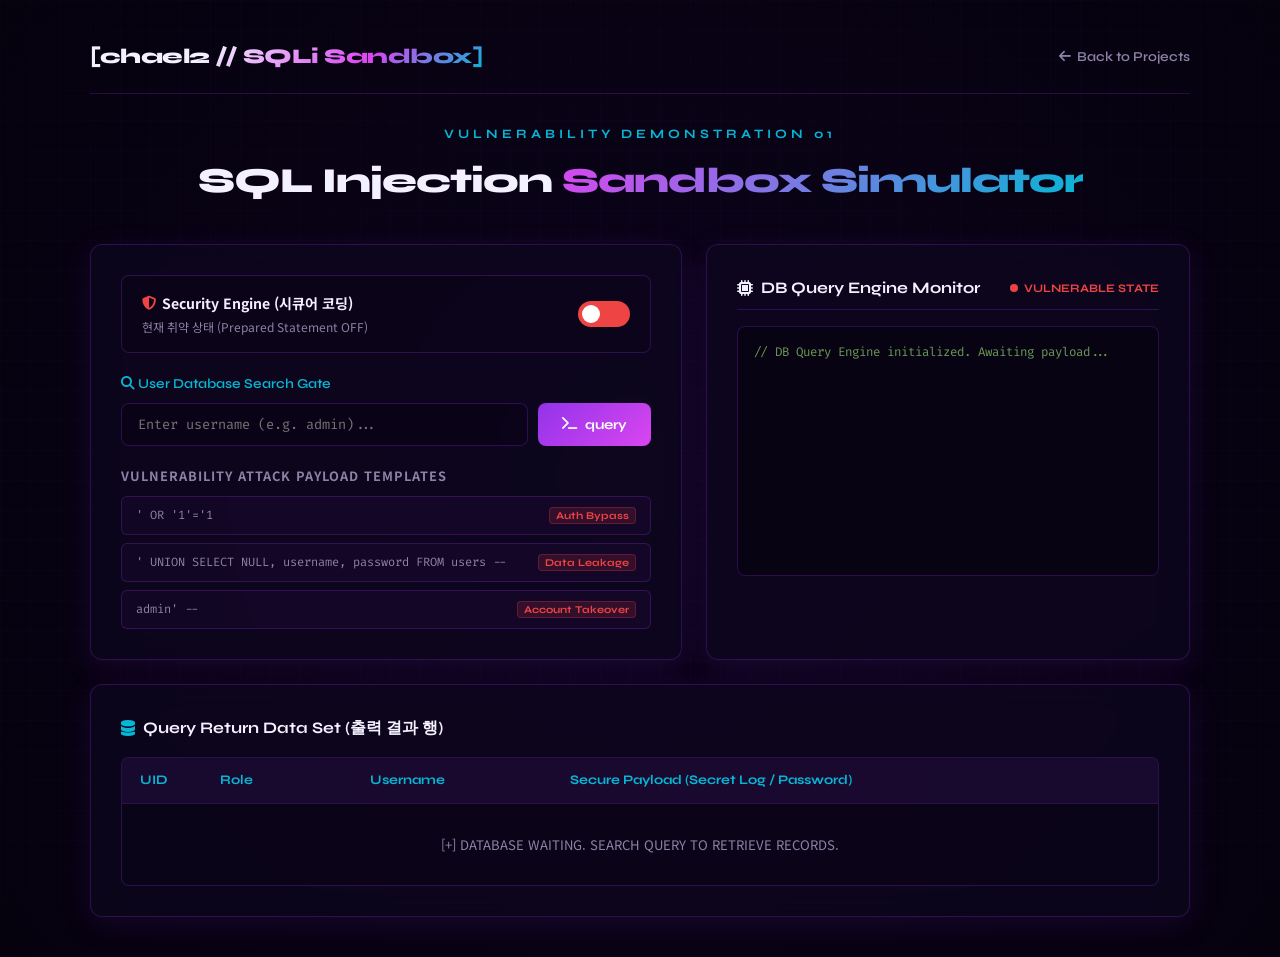
<file: toy-sql-sandbox.html>
<!DOCTYPE html>
<html lang="ko">
<head>
  <meta charset="UTF-8">
  <meta name="viewport" content="width=device-width, initial-scale=1.0">
  <title>SQL Injection Sandbox | chael2</title>
  <link href="https://fonts.googleapis.com/css2?family=Syne:wght@400;600;700;800&family=Noto+Sans+KR:wght@300;400;500;700&family=Fira+Code:wght@400;500;700&display=swap" rel="stylesheet" />
  <link rel="stylesheet" href="https://cdnjs.cloudflare.com/ajax/libs/font-awesome/6.5.0/css/all.min.css" />
  <style>
    /* == Cyber Shield Purple 테마 계승 디자인 시스템 == */
    :root {
      --bg: #05010d;
      --surface: rgba(14, 7, 31, 0.75);
      --border: rgba(147, 51, 234, 0.25);
      --border-glow: rgba(217, 70, 239, 0.45);
      --primary: #9333ea;
      --secondary: #d946ef;
      --accent: #06b6d4;
      --text: #f3f0ff;
      --muted: #8c82a6;
      --danger: #ef4444;
      --success: #10b981;
      --r: 12px;
      --shadow: 0 8px 32px 0 rgba(147, 51, 234, 0.12);
      --ease: cubic-bezier(.25, .8, .25, 1);
    }

    * { box-sizing: border-box; margin: 0; padding: 0; }
    body {
      font-family: 'Noto Sans KR', sans-serif;
      background-color: var(--bg);
      background-image: radial-gradient(circle at 50% 50%, #0c041c 0%, #05010d 100%);
      color: var(--text);
      line-height: 1.6;
      min-height: 100vh;
      padding: 40px 20px;
      overflow-x: hidden;
      position: relative;
    }

    /* 사이버 그리드 효과 */
    body::before {
      content: '';
      position: fixed; inset: 0;
      background-image:
        linear-gradient(rgba(147, 51, 234, 0.03) 1px, transparent 1px),
        linear-gradient(90deg, rgba(147, 51, 234, 0.03) 1px, transparent 1px);
      background-size: 30px 30px;
      pointer-events: none;
      z-index: 0;
    }

    .container {
      max-width: 1100px;
      margin: 0 auto;
      position: relative;
      z-index: 1;
    }

    /* 헤더 */
    header {
      display: flex;
      justify-content: space-between;
      align-items: center;
      margin-bottom: 30px;
      border-bottom: 1px solid var(--border);
      padding-bottom: 20px;
      flex-wrap: wrap;
      gap: 15px;
    }
    .brand {
      font-family: 'Syne', sans-serif;
      font-weight: 800;
      font-size: 1.3rem;
      background: linear-gradient(135deg, var(--text) 30%, var(--secondary) 70%, var(--accent));
      -webkit-background-clip: text;
      -webkit-text-fill-color: transparent;
      letter-spacing: -0.5px;
    }
    .brand::before { content: '['; color: var(--accent); }
    .brand::after { content: ']'; color: var(--secondary); }
    
    .nav-back {
      font-family: 'Syne', sans-serif;
      font-weight: 600;
      color: var(--muted);
      text-decoration: none;
      font-size: 0.85rem;
      display: inline-flex;
      align-items: center;
      gap: 6px;
      transition: all 0.3s;
    }
    .nav-back:hover {
      color: var(--secondary);
      transform: translateX(-4px);
    }

    .app-title-section {
      text-align: center;
      margin-bottom: 35px;
    }
    .app-label {
      font-family: 'Syne', sans-serif;
      font-size: 0.8rem;
      font-weight: 700;
      letter-spacing: 4px;
      color: var(--accent);
      text-transform: uppercase;
      margin-bottom: 8px;
    }
    .app-title-section h1 {
      font-family: 'Syne', sans-serif;
      font-size: 2.2rem;
      font-weight: 800;
      letter-spacing: -1px;
    }
    .app-title-section h1 span {
      background: linear-gradient(135deg, var(--secondary), var(--accent));
      -webkit-background-clip: text;
      -webkit-text-fill-color: transparent;
    }

    /* 카드 구조 */
    .card {
      background: var(--surface);
      border: 1px solid var(--border);
      border-radius: var(--r);
      padding: 30px;
      box-shadow: var(--shadow);
      backdrop-filter: blur(15px);
      -webkit-backdrop-filter: blur(15px);
      transition: all 0.3s;
    }

    .main-grid {
      display: grid;
      grid-template-columns: 1.1fr 0.9fr;
      gap: 24px;
      margin-bottom: 24px;
    }

    @media (max-width: 900px) {
      .main-grid { grid-template-columns: 1fr; }
    }

    /* 컨트롤 스위치 */
    .security-switch-container {
      display: flex;
      align-items: center;
      justify-content: space-between;
      background: rgba(10, 4, 25, 0.5);
      border: 1px solid var(--border);
      padding: 16px 20px;
      border-radius: 8px;
      margin-bottom: 20px;
    }
    .switch-label {
      display: flex;
      flex-direction: column;
    }
    .switch-label-title {
      font-size: 0.88rem;
      font-weight: 700;
      color: var(--text);
      display: flex;
      align-items: center;
      gap: 6px;
    }
    .switch-label-desc {
      font-size: 0.75rem;
      color: var(--muted);
      margin-top: 2px;
    }
    .toggle-switch {
      position: relative;
      display: inline-block;
      width: 52px;
      height: 26px;
    }
    .toggle-switch input {
      opacity: 0; width: 0; height: 0;
    }
    .slider {
      position: absolute;
      cursor: pointer;
      inset: 0;
      background-color: var(--danger);
      border-radius: 34px;
      transition: .3s;
    }
    .slider::before {
      position: absolute;
      content: "";
      height: 18px; width: 18px;
      left: 4px; bottom: 4px;
      background-color: white;
      border-radius: 50%;
      transition: .3s;
    }
    input:checked + .slider {
      background-color: var(--success);
      box-shadow: 0 0 10px rgba(16,185,129,0.4);
    }
    input:checked + .slider::before {
      transform: translateX(26px);
    }

    /* 입력 폼 */
    .form-group {
      margin-bottom: 20px;
    }
    .form-label {
      font-size: 0.85rem;
      font-weight: 600;
      color: var(--accent);
      margin-bottom: 8px;
      display: block;
      font-family: 'Syne', sans-serif;
    }
    .input-wrapper {
      display: flex;
      gap: 10px;
    }
    .input-text {
      flex: 1;
      background: rgba(10, 4, 25, 0.7);
      border: 1px solid var(--border);
      border-radius: 8px;
      padding: 12px 16px;
      color: var(--text);
      font-family: 'Fira Code', monospace;
      font-size: 0.85rem;
      outline: none;
      transition: all 0.3s;
    }
    .input-text:focus {
      border-color: var(--accent);
      box-shadow: 0 0 8px rgba(6,182,212,0.15);
    }
    .btn-search {
      background: linear-gradient(135deg, var(--primary), var(--secondary));
      color: white;
      border: none;
      border-radius: 8px;
      padding: 0 24px;
      font-weight: 700;
      font-family: 'Syne', sans-serif;
      font-size: 0.85rem;
      cursor: pointer;
      display: flex;
      align-items: center;
      gap: 8px;
      transition: all 0.3s;
    }
    .btn-search:hover {
      box-shadow: 0 0 12px var(--secondary);
      transform: translateY(-1px);
    }

    /* 공격 템플릿 버튼 */
    .templates-title {
      font-size: 0.8rem;
      font-weight: 700;
      color: var(--muted);
      margin-bottom: 10px;
      text-transform: uppercase;
      letter-spacing: 1px;
    }
    .template-list {
      display: flex;
      flex-direction: column;
      gap: 8px;
    }
    .btn-template {
      background: rgba(147, 51, 234, 0.05);
      border: 1px solid var(--border);
      color: var(--muted);
      border-radius: 6px;
      padding: 10px 14px;
      font-family: 'Fira Code', monospace;
      font-size: 0.75rem;
      text-align: left;
      cursor: pointer;
      transition: all 0.25s;
      display: flex;
      justify-content: space-between;
      align-items: center;
    }
    .btn-template:hover {
      border-color: var(--secondary);
      color: var(--text);
      background: rgba(217,70,239,0.06);
    }
    .btn-template span.badge {
      background: rgba(239, 68, 68, 0.15);
      color: var(--danger);
      border: 1px solid rgba(239,68,68,0.25);
      font-size: 0.65rem;
      padding: 1px 6px;
      border-radius: 4px;
      font-weight: 700;
      font-family: 'Syne', sans-serif;
    }

    /* 엔진 모니터링 로그 (오른쪽 패널) */
    .monitor-header {
      display: flex;
      justify-content: space-between;
      align-items: center;
      margin-bottom: 16px;
      border-bottom: 1px solid var(--border);
      padding-bottom: 8px;
    }
    .monitor-title {
      font-family: 'Syne', sans-serif;
      font-weight: 700;
      font-size: 1rem;
      color: var(--text);
      display: flex;
      align-items: center;
      gap: 8px;
    }
    .status-indicator {
      display: inline-flex;
      align-items: center;
      gap: 6px;
      font-size: 0.72rem;
      font-weight: 700;
      font-family: 'Syne', sans-serif;
    }
    .dot {
      width: 8px; height: 8px;
      border-radius: 50%;
      background: var(--success);
      animation: pulse 1.5s infinite;
    }
    .dot.unsecure {
      background: var(--danger);
    }
    @keyframes pulse {
      0% { opacity: 0.4; }
      50% { opacity: 1; }
      100% { opacity: 0.4; }
    }

    .code-console {
      background: #070312;
      border: 1px solid var(--border);
      border-radius: 8px;
      padding: 16px;
      font-family: 'Fira Code', monospace;
      font-size: 0.78rem;
      line-height: 1.6;
      height: 250px;
      overflow-y: auto;
      color: #9cdcfe;
    }
    .console-comment { color: #6a9955; }
    .console-keyword { color: #c586c0; }
    .console-string { color: #ce9178; }
    .console-sql-highlight {
      background: rgba(217, 70, 239, 0.15);
      border: 1px solid var(--secondary);
      padding: 2px 4px;
      border-radius: 3px;
      color: var(--secondary);
      font-weight: 600;
    }

    /* 하단 결과 테이블 */
    .result-section {
      margin-top: 24px;
    }
    .alarm-banner {
      display: none;
      background: rgba(239, 68, 68, 0.1);
      border: 1px solid var(--danger);
      border-radius: 8px;
      padding: 12px 20px;
      color: var(--danger);
      font-size: 0.82rem;
      font-weight: 700;
      margin-bottom: 20px;
      align-items: center;
      gap: 12px;
      animation: flash 1.5s infinite;
    }
    @keyframes flash {
      0%, 100% { border-color: var(--danger); box-shadow: none; }
      50% { border-color: transparent; box-shadow: 0 0 15px rgba(239,68,68,0.3); }
    }

    .table-container {
      background: rgba(10, 4, 25, 0.5);
      border: 1px solid var(--border);
      border-radius: 8px;
      overflow: hidden;
    }
    table {
      width: 100%;
      border-collapse: collapse;
      text-align: left;
      font-size: 0.82rem;
    }
    th {
      background: rgba(147, 51, 234, 0.1);
      border-bottom: 1px solid var(--border);
      color: var(--accent);
      font-weight: 700;
      padding: 12px 18px;
      font-family: 'Syne', sans-serif;
    }
    td {
      padding: 12px 18px;
      border-bottom: 1px solid rgba(147,51,234,0.1);
      color: var(--text);
    }
    tr:last-child td {
      border-bottom: none;
    }
    .text-center { text-align: center; }
    .badge-user {
      background: rgba(6, 182, 212, 0.1);
      color: var(--accent);
      border: 1px solid rgba(6,182,212,0.2);
      font-size: 0.7rem;
      padding: 2px 8px;
      border-radius: 12px;
      font-weight: 700;
    }
    .badge-admin {
      background: rgba(217, 70, 239, 0.15);
      color: var(--secondary);
      border: 1px solid rgba(217,70,239,0.25);
      font-size: 0.7rem;
      padding: 2px 8px;
      border-radius: 12px;
      font-weight: 700;
    }
  </style>
</head>
<body>

<div class="container">
  
  <!-- 상단 내비게이션 -->
  <header>
    <div class="brand">chael2 // SQLi Sandbox</div>
    <a href="projects.html" class="nav-back"><i class="fas fa-arrow-left"></i> Back to Projects</a>
  </header>

  <!-- 메인 헤드라인 -->
  <div class="app-title-section">
    <div class="app-label">Vulnerability Demonstration 01</div>
    <h1>SQL Injection <span>Sandbox Simulator</span></h1>
  </div>

  <div class="main-grid">
    
    <!-- 왼쪽 조작 패널 -->
    <div class="card">
      
      <!-- 시큐어 코딩 스위치 -->
      <div class="security-switch-container">
        <div class="switch-label">
          <span class="switch-label-title" id="switchTitle"><i class="fas fa-shield-alt" style="color:var(--danger)"></i> Security Engine (시큐어 코딩)</span>
          <span class="switch-label-desc" id="switchDesc">현재 취약 상태 (Prepared Statement OFF)</span>
        </div>
        <label class="toggle-switch">
          <input type="checkbox" id="secureCodingToggle">
          <span class="slider"></span>
        </label>
      </div>

      <!-- 모의 검색 입력창 -->
      <div class="form-group">
        <label class="form-label"><i class="fas fa-search"></i> User Database Search Gate</label>
        <div class="input-wrapper">
          <input type="text" class="input-text" id="usernameInput" placeholder="Enter username (e.g. admin)..." />
          <button class="btn-search" id="btnSearch"><i class="fas fa-terminal"></i> query</button>
        </div>
      </div>

      <!-- 공격 쿼리 단축 템플릿 -->
      <div>
        <div class="templates-title">Vulnerability Attack Payload Templates</div>
        <div class="template-list">
          <button class="btn-template" data-payload="' OR '1'='1">
            <span>' OR '1'='1</span>
            <span class="badge">Auth Bypass</span>
          </button>
          <button class="btn-template" data-payload="' UNION SELECT NULL, username, password FROM users --">
            <span>' UNION SELECT NULL, username, password FROM users --</span>
            <span class="badge">Data Leakage</span>
          </button>
          <button class="btn-template" data-payload="admin' --">
            <span>admin' --</span>
            <span class="badge">Account Takeover</span>
          </button>
        </div>
      </div>

    </div>

    <!-- 오른쪽 로그 분석 패널 -->
    <div class="card" style="display:flex; flex-direction:column; justify-content:space-between;">
      <div>
        <div class="monitor-header">
          <div class="monitor-title"><i class="fas fa-microchip"></i> DB Query Engine Monitor</div>
          <div class="status-indicator" id="statusIndicator">
            <span class="dot unsecure" id="statusDot"></span><span id="statusLabel" style="color:var(--danger)">VULNERABLE STATE</span>
          </div>
        </div>

        <!-- 쿼리 로깅 박스 -->
        <div class="code-console" id="codeConsole">
          <span class="console-comment">// DB Query Engine initialized. Awaiting payload...</span>
        </div>
      </div>
    </div>

  </div>

  <!-- 하단 DB 결과 테이블 섹션 -->
  <div class="card result-section">
    <div class="alarm-banner" id="alarmBanner">
      <i class="fas fa-radiation"></i> <span>SECURITY ALERT: ILLEGAL UNION / ALWAYS TRUE DETECTED! ALL DATABASE RECORD LEAKED!</span>
    </div>

    <div class="monitor-title" style="margin-bottom:16px;"><i class="fas fa-database" style="color:var(--accent)"></i> Query Return Data Set (출력 결과 행)</div>
    <div class="table-container">
      <table>
        <thead>
          <tr>
            <th style="width: 80px;">UID</th>
            <th style="width: 150px;">Role</th>
            <th style="width: 200px;">Username</th>
            <th>Secure Payload (Secret Log / Password)</th>
          </tr>
        </thead>
        <tbody id="dbResultBody">
          <tr>
            <td colspan="4" class="text-center" style="color:var(--muted); padding:30px;">[+] DATABASE WAITING. SEARCH QUERY TO RETRIEVE RECORDS.</td>
          </tr>
        </tbody>
      </table>
    </div>
  </div>

</div>

<script>
  // 가상의 DB 데이터 세트
  const mockDatabase = [
    { uid: 1, role: 'admin', username: 'admin', payload: 'FLAG{sqli_bypass_auth_completed}' },
    { uid: 2, role: 'user', username: 'guest', payload: 'guest_pass_1294!' },
    { uid: 3, role: 'user', username: 'secret_agent', payload: 'OP_SECRET_KEY_X901' },
    { uid: 4, role: 'user', username: 'hacker1', payload: 'i_love_secure_coding_99' }
  ];

  const secureCodingToggle = document.getElementById('secureCodingToggle');
  const switchTitle = document.getElementById('switchTitle');
  const switchDesc = document.getElementById('switchDesc');
  const statusIndicator = document.getElementById('statusIndicator');
  const statusDot = document.getElementById('statusDot');
  const statusLabel = document.getElementById('statusLabel');
  const usernameInput = document.getElementById('usernameInput');
  const btnSearch = document.getElementById('btnSearch');
  const codeConsole = document.getElementById('codeConsole');
  const dbResultBody = document.getElementById('dbResultBody');
  const alarmBanner = document.getElementById('alarmBanner');

  // 시큐어 코딩 모드 전환 이벤트
  secureCodingToggle.addEventListener('change', () => {
    const isSecure = secureCodingToggle.checked;
    if (isSecure) {
      switchTitle.innerHTML = `<i class="fas fa-shield-alt" style="color:var(--success)"></i> Security Engine (시큐어 코딩)`;
      switchDesc.innerText = '보안 상태 작동 중 (Prepared Statement ON)';
      statusDot.className = 'dot';
      statusLabel.innerText = 'SECURE STATE';
      statusLabel.style.color = 'var(--success)';
      console.log('[SYSTEM] Secure coding engine enabled.');
    } else {
      switchTitle.innerHTML = `<i class="fas fa-shield-alt" style="color:var(--danger)"></i> Security Engine (시큐어 코딩)`;
      switchDesc.innerText = '현재 취약 상태 (Prepared Statement OFF)';
      statusDot.className = 'dot unsecure';
      statusLabel.innerText = 'VULNERABLE STATE';
      statusLabel.style.color = 'var(--danger)';
      console.log('[SYSTEM] Secure coding engine disabled.');
    }
    
    // 콘솔 청소 후 안내문 출력
    codeConsole.innerHTML = `<span class="console-comment">// Engine mode switched. Secure coding is ${isSecure ? 'ON' : 'OFF'}.</span>`;
  });

  // 검색 트리거
  btnSearch.addEventListener('click', executeQuery);
  usernameInput.addEventListener('keydown', (e) => {
    if (e.key === 'Enter') executeQuery();
  });

  // 템플릿 클릭 시 즉시 입력 및 실행
  document.querySelectorAll('.btn-template').forEach(btn => {
    btn.addEventListener('click', () => {
      usernameInput.value = btn.dataset.payload;
      executeQuery();
    });
  });

  // 가상 쿼리 컴파일러 및 실행기
  function executeQuery() {
    const userInput = usernameInput.value;
    const isSecure = secureCodingToggle.checked;

    alarmBanner.style.display = 'none';

    if (userInput.trim() === '') {
      codeConsole.innerHTML = `<span class="console-comment">// Input is empty. Awaiting query...</span>`;
      return;
    }

    let queryHTML = '';
    let dbResults = [];
    let isVulnerableTriggered = false;

    if (isSecure) {
      // 1) 시큐어 코딩 적용 모드 (Prepared Statement)
      queryHTML = `
<span class="console-comment">// 1. Parameterized Query 컴파일 수행</span>
<span class="console-keyword">PREPARE</span> stmt <span class="console-keyword">FROM</span> <span class="console-string">'SELECT * FROM users WHERE username = ?'</span>;
<span class="console-comment">// 사용자 입력을 데이터 타입으로 엄격하게 바인딩</span>
<span class="console-keyword">SET</span> @user_val = <span class="console-string">"${escapeHtml(userInput)}"</span>;

<span class="console-comment">// 2. 안전한 쿼리 실행</span>
<span class="console-keyword">EXECUTE</span> stmt <span class="console-keyword">USING</span> @user_val;
<span class="console-keyword">DEALLOCATE PREPARE</span> stmt;
      `;

      // 단순한 문자열 매치만 수행 (공격 구문이 단순 데이터 텍스트로 고정됨)
      dbResults = mockDatabase.filter(user => user.username === userInput);

    } else {
      // 2) 취약 모드 (문자열 결합 동적 쿼리)
      const rawQuery = `SELECT * FROM users WHERE username = '${userInput}';`;
      
      // 콘솔 하이라이트 가독성 처리
      let highlightSQL = rawQuery;
      // SQL Injection 취약 구문 시각적 강조
      if (userInput.includes("' OR '1'='1") || userInput.includes("OR")) {
        highlightSQL = `SELECT * FROM users WHERE username = '<span class="console-sql-highlight">${userInput}</span>';`;
        isVulnerableTriggered = true;
      } else if (userInput.includes("' UNION")) {
        highlightSQL = `SELECT * FROM users WHERE username = '<span class="console-sql-highlight">${userInput}</span>';`;
        isVulnerableTriggered = true;
      } else if (userInput.includes("' --")) {
        highlightSQL = `SELECT * FROM users WHERE username = '<span class="console-sql-highlight">${userInput}</span>';`;
        isVulnerableTriggered = true;
      }

      queryHTML = `
<span class="console-comment">// ⚠️ WARNING: 취약한 동적 문자열 쿼리 실행</span>
<span class="console-keyword">SELECT</span> * <span class="console-keyword">FROM</span> users <span class="console-keyword">WHERE</span> username = <span class="console-string">'${escapeHtml(userInput)}'</span>;

<span class="console-comment">// [PARSING ENGINE COMPILING]</span>
<span style="color:#dcdcaa">${highlightSQL}</span>
      `;

      // 가상 SQL Injection 평가 로직
      const lowerInput = userInput.toLowerCase();
      if (lowerInput.includes("' or '1'='1") || lowerInput.includes("' or 1=1")) {
        // ALWAYS TRUE -> 전체 데이터 조회
        dbResults = [...mockDatabase];
      } else if (lowerInput.includes("' union select null, username, password from users --") || lowerInput.includes("union select")) {
        // UNION 공격으로 모든 정보 노출
        dbResults = [...mockDatabase];
      } else if (lowerInput.startsWith("admin' --") || lowerInput.startsWith("admin'#")) {
        // 주석처리로 admin 탈취
        dbResults = mockDatabase.filter(user => user.username === 'admin');
      } else {
        // 일반 동적 매칭
        dbResults = mockDatabase.filter(user => user.username === userInput);
      }
    }

    // 모니터 로그 출력
    codeConsole.innerHTML = queryHTML;

    // 테이블 렌더링
    setTimeout(() => {
      dbResultBody.innerHTML = '';
      
      if (dbResults.length === 0) {
        dbResultBody.innerHTML = `
          <tr>
            <td colspan="4" class="text-center" style="color:var(--danger); padding:30px;">[!] Empty set. No matching records found. (조회 결과 0건)</td>
          </tr>
        `;
        return;
      }

      if (isVulnerableTriggered && !isSecure) {
        alarmBanner.style.display = 'flex';
      }

      dbResults.forEach(row => {
        const tr = document.createElement('tr');
        const roleBadge = row.role === 'admin' ? '<span class="badge-admin">ADMIN</span>' : '<span class="badge-user">USER</span>';
        
        tr.innerHTML = `
          <td>${row.uid}</td>
          <td>${roleBadge}</td>
          <td style="font-family:'Fira Code',monospace; font-weight:500;">${escapeHtml(row.username)}</td>
          <td style="font-family:'Fira Code',monospace; color:var(--success); font-size:0.8rem; font-weight:600;">${escapeHtml(row.payload)}</td>
        `;
        dbResultBody.appendChild(tr);
      });
    }, 250);
  }

  function escapeHtml(text) {
    return text
      .replace(/&/g, "&amp;")
      .replace(/</g, "&lt;")
      .replace(/>/g, "&gt;")
      .replace(/"/g, "&quot;")
      .replace(/'/g, "&#039;");
  }
</script>
</body>
</html>
</file>
<file: style.css>
@import url('https://fonts.googleapis.com/css2?family=Fira+Code:wght@400;500;700&family=Syne:wght@400;600;700;800&family=Noto+Sans+KR:wght@300;400;500;700&display=swap');

/* ── Cyber Shield Purple 디자인 시스템 ─────────────────────────────────── */
:root {
  /* 다크 모드 (기본) 변수 */
  --bg-dark: #05010d;
  --bg-gradient: radial-gradient(circle at 50% 50%, #0c041c 0%, #05010d 100%);
  --surface-dark: rgba(14, 7, 31, 0.65);
  --surface-glow-dark: rgba(168, 85, 247, 0.08);
  --border-dark: rgba(147, 51, 234, 0.25);
  --border-glow-dark: rgba(217, 70, 239, 0.45);
  
  --primary: #9333ea;       /* 코어 퍼플 */
  --primary-rgb: 147, 51, 234;
  --secondary: #d946ef;     /* 네온 핑크 퍼플 */
  --secondary-rgb: 217, 70, 239;
  --accent: #06b6d4;        /* 사이안 보안 컬러 */
  --accent-rgb: 6, 182, 212;
  --gold: #f59e0b;
  --success: #10b981;
  
  --text-dark: #f3f0ff;
  --muted-dark: #8c82a6;
  
  /* 반응성 및 애니메이션 */
  --r: 16px;
  --r2: 24px;
  --ease: cubic-bezier(.25, .8, .25, 1);
  --shadow: 0 8px 32px 0 rgba(147, 51, 234, 0.12);
  --neon-glow: 0 0 15px rgba(217, 70, 239, 0.35);

  /* 초기 기본값 매핑 (다크 테마) */
  --bg: var(--bg-gradient);
  --bg-solid: var(--bg-dark);
  --surface: var(--surface-dark);
  --surface2: rgba(255, 255, 255, 0.06);
  --border: var(--border-dark);
  --border2: var(--border-glow-dark);
  --text: var(--text-dark);
  --muted: var(--muted-dark);
}

/* 라이트 모드 (전환 대비) 변수 */
body.light-theme {
  --bg-solid: #f6f3fc;
  --bg: radial-gradient(circle at 50% 50%, #fdfcff 0%, #f6f3fc 100%);
  --surface: rgba(255, 255, 255, 0.75);
  --surface-glow: rgba(147, 51, 234, 0.05);
  --border: rgba(147, 51, 234, 0.18);
  --border2: rgba(147, 51, 234, 0.35);
  --text: #1f1633;
  --muted: #6b608c;
  --surface2: rgba(147, 51, 234, 0.06);
}
body.light-theme::after {
  display: none !important; /* 라이트 모드에서는 눈 피로 및 그리드 깜빡임 방지를 위해 스캔 노이즈 필터 차단 */
}
body.light-theme .scan-line {
  opacity: 0.03 !important; /* 스캔 바 불투명도를 대폭 낮추어 은은하게 연출 */
}

/* ── 리셋 & 기본 세팅 ─────────────────────────────────── */
*, *::before, *::after { box-sizing: border-box; margin: 0; padding: 0; }
html { scroll-behavior: smooth; }
body {
  font-family: 'Noto Sans KR', sans-serif;
  background: var(--bg-solid);
  background-image: var(--bg);
  color: var(--text);
  line-height: 1.6;
  overflow-x: hidden;
  /* cursor: none; */
  transition: background 0.4s var(--ease), color 0.4s var(--ease);
}

/* ── 스캔라인 & 사이버 그리드 효과 ─────────────────────────────────── */
body::before {
  content: '';
  position: fixed; inset: 0;
  background-image:
    linear-gradient(rgba(147, 51, 234, 0.04) 1px, transparent 1px),
    linear-gradient(90deg, rgba(147, 51, 234, 0.04) 1px, transparent 1px);
  background-size: 40px 40px;
  pointer-events: none;
  z-index: 0;
}

body::after {
  content: '';
  position: fixed; top: 0; left: 0; width: 100%; height: 100%;
  background: linear-gradient(rgba(18, 16, 26, 0) 50%, rgba(0, 0, 0, 0.15) 50%), linear-gradient(90deg, rgba(255, 0, 0, 0.03), rgba(0, 255, 0, 0.01), rgba(0, 0, 255, 0.03));
  background-size: 100% 3px, 3px 100%;
  pointer-events: none;
  z-index: 999;
  opacity: 0.3;
}

/* 가로 스캔 바 */
.scan-line {
  position: fixed;
  top: 0; left: 0; width: 100%; height: 3px;
  background: linear-gradient(to right, transparent, var(--secondary), var(--accent), transparent);
  opacity: 0.15;
  z-index: 998;
  pointer-events: none;
  animation: scan 6s linear infinite;
}
@keyframes scan {
  0% { transform: translateY(-100%); }
  100% { transform: translateY(100vh); }
}

/* ── 커스텀 커서 ─────────────────────────────────── */
.cursor {
  position: fixed;
  width: 8px; height: 8px;
  background: var(--accent);
  border-radius: 50%;
  pointer-events: none;
  z-index: 10000;
  transition: transform .1s var(--ease), background-color 0.3s;
  box-shadow: 0 0 10px var(--accent);
}
.cursor-ring {
  position: fixed;
  width: 32px; height: 32px;
  border: 1.5px solid var(--primary);
  border-radius: 50%;
  pointer-events: none;
  z-index: 9999;
  transition: transform .25s var(--ease), opacity .3s, border-color 0.3s;
  opacity: 0.6;
}
.cursor.hovering {
  transform: scale(2);
  background: var(--secondary);
  box-shadow: 0 0 12px var(--secondary);
}
.cursor-ring.hovering {
  transform: scale(1.4);
  border-color: var(--secondary);
  opacity: 0.9;
}

/* ── 헤더 & 내비게이션 ─────────────────────────────────── */
nav {
  position: fixed; top: 16px; left: 5%; right: 5%;
  z-index: 1000;
  display: flex;
  align-items: center;
  justify-content: space-between;
  padding: 0 32px;
  height: 64px;
  background: var(--surface);
  backdrop-filter: blur(20px) saturate(1.8);
  -webkit-backdrop-filter: blur(20px) saturate(1.8);
  border: 1px solid var(--border);
  border-radius: 32px;
  transition: all 0.3s var(--ease);
  box-shadow: var(--shadow);
}
nav.scrolled {
  top: 8px;
  height: 56px;
  border-color: var(--border2);
  box-shadow: 0 12px 40px rgba(147, 51, 234, 0.25);
  background: rgba(14, 7, 31, 0.85);
}
body.light-theme nav.scrolled {
  background: rgba(255, 255, 255, 0.9);
}

.logo {
  font-family: 'Syne', sans-serif;
  font-weight: 800;
  font-size: 1.35rem;
  background: linear-gradient(135deg, var(--text) 30%, var(--secondary) 70%, var(--accent));
  -webkit-background-clip: text;
  -webkit-text-fill-color: transparent;
  letter-spacing: -0.5px;
  display: flex;
  align-items: center;
  gap: 8px;
}
.logo::before {
  content: '[';
  color: var(--accent);
  margin-right: -4px;
}
.logo::after {
  content: ']';
  color: var(--secondary);
  margin-left: -4px;
}

nav ul {
  display: flex;
  list-style: none;
  gap: 8px;
}

nav a {
  font-family: 'Syne', sans-serif;
  font-weight: 600;
  font-size: 0.88rem;
  text-decoration: none;
  color: var(--muted);
  padding: 8px 16px;
  border-radius: 20px;
  transition: all 0.3s var(--ease);
  position: relative;
  letter-spacing: 0.3px;
}
nav a:hover {
  color: var(--text);
  background: var(--surface2);
}
nav a.active {
  color: var(--text);
  background: rgba(147, 51, 234, 0.15);
  border: 1px solid var(--border);
  box-shadow: inset 0 0 10px rgba(147, 51, 234, 0.1);
}

/* 테마 토글 단추 */
.theme-toggle {
  background: none;
  border: none;
  color: var(--muted);
  font-size: 1.1rem;
  cursor: pointer;
  padding: 8px;
  border-radius: 50%;
  transition: all 0.3s;
  display: flex;
  align-items: center;
  justify-content: center;
}
.theme-toggle:hover {
  color: var(--accent);
  background: var(--surface2);
}

/* ── 모바일 메뉴 ─────────────────────────────────── */
.hamburger {
  display: none;
  flex-direction: column;
  gap: 5px;
  cursor: pointer;
  padding: 8px;
  background: none;
  border: none;
}
.hamburger span {
  display: block;
  width: 20px; height: 2px;
  background: var(--text);
  border-radius: 2px;
  transition: all 0.3s var(--ease);
}
.hamburger.open span:nth-child(1) { transform: translateY(7px) rotate(45deg); }
.hamburger.open span:nth-child(2) { opacity: 0; transform: scaleX(0); }
.hamburger.open span:nth-child(3) { transform: translateY(-7px) rotate(-45deg); }

.mobile-menu {
  display: none;
  position: fixed;
  top: 90px; left: 5%; right: 5%;
  background: rgba(10, 4, 25, 0.95);
  backdrop-filter: blur(25px);
  -webkit-backdrop-filter: blur(25px);
  border: 1px solid var(--border);
  border-radius: var(--r);
  padding: 16px;
  z-index: 999;
  flex-direction: column;
  gap: 8px;
  box-shadow: 0 20px 40px rgba(0, 0, 0, 0.5);
  transform: translateY(-10px);
  opacity: 0;
  pointer-events: none;
  transition: all 0.3s var(--ease);
}
.mobile-menu.open {
  display: flex;
  transform: translateY(0);
  opacity: 1;
  pointer-events: auto;
}
.mobile-menu a {
  font-family: 'Syne', sans-serif;
  font-weight: 600;
  font-size: 1.05rem;
  text-decoration: none;
  color: var(--muted);
  padding: 12px 16px;
  border-radius: 10px;
  transition: all 0.25s;
}
.mobile-menu a:hover, .mobile-menu a.active {
  color: var(--text);
  background: var(--surface2);
}

/* ── 벤토 그리드 핵심 스타일 ─────────────────────────────────── */
.bento-grid {
  display: grid;
  grid-template-columns: repeat(4, 1fr);
  gap: 24px;
  margin-top: 40px;
}
.bento-item {
  background: var(--surface);
  border: 1px solid var(--border);
  border-radius: var(--r2);
  padding: 32px;
  position: relative;
  overflow: hidden;
  transition: all 0.4s var(--ease);
  box-shadow: var(--shadow);
  display: flex;
  flex-direction: column;
  justify-content: space-between;
}

/* 마우스 트래킹 글로우 카드 테두리 */
.glow-card {
  --x: 0px;
  --y: 0px;
}
.glow-card::before {
  content: '';
  position: absolute;
  inset: -1px;
  border-radius: inherit;
  background: radial-gradient(350px circle at var(--x) var(--y), rgba(217, 70, 239, 0.35), transparent 45%);
  z-index: 0;
  pointer-events: none;
  opacity: 0;
  transition: opacity 0.4s;
}
.glow-card::after {
  content: '';
  position: absolute;
  inset: 1px;
  border-radius: calc(var(--r2) - 1px);
  background: var(--bg-solid);
  z-index: 0;
  pointer-events: none;
}
.glow-card:hover::before {
  opacity: 1;
}
/* 카드 콘텐츠 보호 */
.glow-card > * {
  position: relative;
  z-index: 2;
}

.bento-item:hover {
  transform: translateY(-4px);
  border-color: rgba(217, 70, 239, 0.3);
  box-shadow: 0 12px 30px rgba(147, 51, 234, 0.15), 0 0 1px 1px rgba(217, 70, 239, 0.2);
}

/* 그리드 크기 유틸리티 */
.span-2 { grid-column: span 2; }
.span-3 { grid-column: span 3; }
.span-4 { grid-column: span 4; }
.row-2 { grid-row: span 2; }

/* ── 히어로 섹션 ─────────────────────────────────── */
.hero {
  position: relative;
  min-height: 100vh;
  display: flex;
  align-items: center;
  padding: 100px 5% 60px;
  z-index: 1;
  overflow: hidden;
}
.hero-layout {
  display: grid;
  grid-template-columns: 1fr 1fr;
  gap: 40px;
  align-items: center;
  width: 100%;
}

.hero-content {
  max-width: 600px;
}
.hero-eyebrow {
  font-family: 'Syne', sans-serif;
  font-size: 0.88rem;
  font-weight: 700;
  letter-spacing: 4px;
  text-transform: uppercase;
  color: var(--accent);
  margin-bottom: 20px;
  display: flex;
  align-items: center;
  gap: 8px;
  opacity: 0;
  animation: fadeUp 0.6s var(--ease) 0.1s forwards;
}
.hero-eyebrow i {
  color: var(--secondary);
  animation: pulse 1.5s infinite;
}
@keyframes pulse {
  0% { opacity: 0.3; }
  50% { opacity: 1; }
  100% { opacity: 0.3; }
}

.hero h1 {
  font-family: 'Syne', sans-serif;
  font-size: clamp(2.4rem, 6vw, 4.5rem);
  font-weight: 800;
  line-height: 1.1;
  letter-spacing: -2px;
  margin-bottom: 24px;
  opacity: 0;
  animation: fadeUp 0.6s var(--ease) 0.2s forwards;
}
.hero h1 .gradient-text {
  background: linear-gradient(135deg, var(--text) 20%, var(--primary) 50%, var(--secondary) 80%, var(--accent));
  background-size: 300% 300%;
  -webkit-background-clip: text;
  -webkit-text-fill-color: transparent;
  animation: flow 8s ease-in-out infinite;
}
@keyframes flow {
  0% { background-position: 0% 50%; }
  50% { background-position: 100% 50%; }
  100% { background-position: 0% 50%; }
}

.hero-desc {
  font-size: 1.05rem;
  color: var(--muted);
  margin-bottom: 36px;
  opacity: 0;
  animation: fadeUp 0.6s var(--ease) 0.3s forwards;
  line-height: 1.8;
}

.hero-actions {
  display: flex;
  gap: 16px;
  opacity: 0;
  animation: fadeUp 0.6s var(--ease) 0.4s forwards;
}

/* ── 버튼 ─────────────────────────────────── */
.btn {
  display: inline-flex;
  align-items: center;
  gap: 8px;
  padding: 12px 28px;
  border-radius: 30px;
  font-family: 'Syne', sans-serif;
  font-weight: 700;
  font-size: 0.9rem;
  letter-spacing: 0.5px;
  text-decoration: none;
  cursor: pointer;
  position: relative;
}
.btn-primary {
  background: linear-gradient(135deg, var(--primary), var(--secondary));
  color: white;
  box-shadow: 0 4px 20px rgba(147, 51, 234, 0.3);
  border: none;
}
.btn-primary:hover {
  transform: translateY(-2px);
  box-shadow: 0 8px 30px rgba(217, 70, 239, 0.45), 0 0 10px rgba(217, 70, 239, 0.2);
}
.btn-ghost {
  border: 1px solid var(--border);
  color: var(--text);
  background: var(--surface);
  backdrop-filter: blur(10px);
}
.btn-ghost:hover {
  background: var(--surface2);
  border-color: var(--secondary);
  transform: translateY(-2px);
}

/* 히어로 소셜 */
.hero-social {
  display: flex;
  gap: 16px;
  margin-top: 40px;
  opacity: 0;
  animation: fadeUp 0.6s var(--ease) 0.5s forwards;
}
.hero-social a {
  width: 42px; height: 42px;
  border-radius: 50%;
  border: 1px solid var(--border);
  background: var(--surface);
  display: flex; align-items: center; justify-content: center;
  color: var(--muted);
  font-size: 1.05rem;
  transition: all 0.3s var(--ease);
  text-decoration: none;
}
.hero-social a:hover {
  border-color: var(--secondary);
  color: var(--text);
  background: rgba(217, 70, 239, 0.1);
  transform: translateY(-3px) scale(1.05);
  box-shadow: var(--neon-glow);
}

/* ── 모던 인터랙티브 CLI 터미널 ─────────────────────────────────── */
.cyber-terminal {
  width: 100%;
  background: rgba(7, 3, 18, 0.95);
  border: 1px solid var(--border2);
  border-radius: 12px;
  box-shadow: 0 20px 50px rgba(0, 0, 0, 0.6), var(--neon-glow);
  font-family: 'Fira Code', monospace;
  overflow: hidden;
  opacity: 0;
  animation: fadeUp 0.8s var(--ease) 0.3s forwards;
}
.terminal-header {
  background: rgba(15, 6, 36, 0.9);
  padding: 12px 18px;
  display: flex;
  align-items: center;
  justify-content: space-between;
  border-bottom: 1px solid var(--border);
}
.terminal-buttons {
  display: flex;
  gap: 6px;
}
.terminal-btn {
  width: 11px; height: 11px;
  border-radius: 50%;
}
.terminal-btn.red { background: #ef4444; }
.terminal-btn.yellow { background: #f59e0b; }
.terminal-btn.green { background: #10b981; }
.terminal-title {
  color: var(--muted);
  font-size: 0.75rem;
  letter-spacing: 1px;
  font-weight: 500;
}
.terminal-body {
  padding: 20px;
  height: 320px;
  overflow-y: auto;
  font-size: 0.82rem;
  color: var(--text);
  line-height: 1.5;
  scrollbar-width: thin;
  scrollbar-color: var(--primary) transparent;
}
.terminal-body::-webkit-scrollbar { width: 4px; }
.terminal-body::-webkit-scrollbar-thumb { background: var(--primary); border-radius: 2px; }

.terminal-line {
  margin-bottom: 10px;
  word-break: break-all;
}
.terminal-prompt {
  color: var(--accent);
}
.terminal-input-line {
  display: flex;
  align-items: center;
  gap: 6px;
}
.terminal-cli-input {
  background: none;
  border: none;
  color: var(--secondary);
  font-family: inherit;
  font-size: inherit;
  flex: 1;
  outline: none;
}
.terminal-cursor {
  width: 6px; height: 14px;
  background: var(--secondary);
  animation: blink 0.8s infinite;
}
@keyframes blink {
  0%, 100% { opacity: 0; }
  50% { opacity: 1; }
}

/* ── 컨테이너 & 공통 요소 ─────────────────────────────────── */
.container {
  max-width: 1200px;
  margin: 0 auto;
  padding: 100px 24px;
  position: relative;
  z-index: 2;
}
.section-label {
  font-family: 'Syne', sans-serif;
  font-size: 0.8rem;
  font-weight: 700;
  letter-spacing: 4px;
  text-transform: uppercase;
  color: var(--accent);
  margin-bottom: 12px;
  display: flex;
  align-items: center;
  gap: 8px;
}
.section-label::before {
  content: '⚡';
  font-size: 0.85rem;
}
h2.section-title {
  font-family: 'Syne', sans-serif;
  font-size: clamp(2rem, 5vw, 3rem);
  font-weight: 800;
  line-height: 1.15;
  letter-spacing: -1.5px;
  margin-bottom: 48px;
}
h2.section-title span {
  background: linear-gradient(135deg, var(--secondary), var(--accent));
  -webkit-background-clip: text;
  -webkit-text-fill-color: transparent;
}

.tag {
  display: inline-flex;
  align-items: center;
  gap: 6px;
  background: rgba(147, 51, 234, 0.12);
  border: 1px solid rgba(147, 51, 234, 0.25);
  color: var(--secondary);
  padding: 4px 12px;
  border-radius: 20px;
  font-size: 0.75rem;
  font-weight: 700;
  font-family: 'Syne', sans-serif;
  letter-spacing: 0.5px;
  text-transform: uppercase;
}

/* ── index 대시보드 리액티브 디자인 ─────────────────────────────────── */
.stats-row {
  display: grid;
  grid-template-columns: repeat(4, 1fr);
  gap: 20px;
  margin-bottom: 48px;
}
.stat-item {
  background: var(--surface);
  border: 1px solid var(--border);
  border-radius: var(--r);
  padding: 24px;
  text-align: center;
  position: relative;
  transition: all 0.3s;
}
.stat-item:hover {
  border-color: var(--accent);
  transform: scale(1.03);
}
.stat-num {
  font-family: 'Syne', sans-serif;
  font-size: 2.5rem;
  font-weight: 800;
  color: var(--accent);
  text-shadow: 0 0 10px rgba(6, 182, 212, 0.2);
}
.stat-label {
  font-size: 0.85rem;
  color: var(--muted);
  margin-top: 4px;
  font-weight: 500;
}

/* 허브 카드 (벤토 연동) */
.hub-card {
  text-decoration: none;
  color: inherit;
  height: 100%;
  display: flex;
  flex-direction: column;
  justify-content: space-between;
}
.hub-icon {
  width: 48px; height: 48px;
  border-radius: 12px;
  background: rgba(147, 51, 234, 0.15);
  border: 1px solid var(--border);
  display: flex; align-items: center; justify-content: center;
  font-size: 1.35rem;
  color: var(--accent);
  margin-bottom: 24px;
  transition: all 0.3s;
}
.hub-card:hover .hub-icon {
  background: var(--primary);
  color: white;
  box-shadow: 0 0 15px var(--primary-glow);
}
.hub-card h3 {
  font-family: 'Syne', sans-serif;
  font-size: 1.25rem;
  font-weight: 700;
  margin-bottom: 12px;
}
.hub-card p {
  font-size: 0.88rem;
  color: var(--muted);
  line-height: 1.7;
}
.hub-arrow {
  margin-top: 24px;
  font-size: 0.85rem;
  color: var(--secondary);
  font-family: 'Syne', sans-serif;
  font-weight: 700;
  display: flex; align-items: center; gap: 4px;
  transition: gap 0.25s;
}
.hub-card:hover .hub-arrow {
  gap: 10px;
}

/* ── about 소개 페이지 ─────────────────────────────────── */
.about-layout {
  display: grid;
  grid-template-columns: 1.1fr 1.9fr;
  gap: 32px;
  align-items: start;
}
.profile-card {
  text-align: center;
  padding: 40px 28px;
}
.sticky-column {
  position: sticky;
  top: 96px;
}
.avatar-ring {
  width: 130px; height: 130px;
  border-radius: 50%;
  margin: 0 auto 24px;
  background: linear-gradient(135deg, var(--primary), var(--secondary));
  padding: 3px;
  position: relative;
}
.avatar-ring::after {
  content: '';
  position: absolute; inset: -5px;
  border-radius: 50%;
  border: 1.5px dashed var(--accent);
  opacity: 0.4;
  animation: spin 30s linear infinite;
}
@keyframes spin { to { transform: rotate(360deg); } }
.avatar-inner {
  width: 100%; height: 100%;
  border-radius: 50%;
  overflow: hidden;
  background: rgba(14, 7, 31, 1);
  display: flex; align-items: center; justify-content: center;
  font-size: 3.2rem;
  color: var(--accent);
}
.avatar-inner img {
  width: 100%; height: 100%;
  object-fit: cover;
}
.profile-name {
  font-family: 'Syne', sans-serif;
  font-size: 1.45rem;
  font-weight: 800;
  margin-bottom: 6px;
}
.profile-role {
  font-size: 0.88rem;
  color: var(--accent);
  font-weight: 600;
  letter-spacing: 0.5px;
  margin-bottom: 24px;
}
.profile-links {
  display: flex;
  justify-content: center;
  gap: 8px;
  flex-wrap: wrap;
}
.profile-links a {
  display: flex; align-items: center; gap: 6px;
  padding: 8px 16px;
  border-radius: 20px;
  border: 1px solid var(--border);
  background: var(--surface2);
  color: var(--muted);
  font-size: 0.8rem;
  text-decoration: none;
  transition: all 0.25s;
}
.profile-links a:hover {
  border-color: var(--secondary);
  color: var(--text);
  box-shadow: 0 0 10px rgba(217, 70, 239, 0.15);
}

/* ── 스크롤 스킬 바 ─────────────────────────────────── */
.skill-item { margin-bottom: 22px; }
.skill-header {
  display: flex;
  justify-content: space-between;
  font-size: 0.85rem;
  margin-bottom: 8px;
  font-family: 'Syne', sans-serif;
  font-weight: 600;
}
.skill-bar {
  height: 6px;
  background: var(--surface2);
  border-radius: 3px;
  overflow: hidden;
}
.skill-fill {
  height: 100%;
  border-radius: 3px;
  background: linear-gradient(90deg, var(--primary), var(--accent));
  width: 0;
  transition: width 1.5s var(--ease);
}

/* 테크 배지 */
.tech-grid {
  display: flex;
  flex-wrap: wrap;
  gap: 8px;
  margin-top: 16px;
}
.tech-badge {
  display: inline-flex;
  align-items: center;
  gap: 8px;
  padding: 8px 16px;
  background: var(--surface);
  border: 1px solid var(--border);
  border-radius: 20px;
  font-size: 0.82rem;
  font-family: 'Syne', sans-serif;
  font-weight: 600;
  color: var(--muted);
  transition: all 0.25s;
}
.tech-badge:hover {
  border-color: var(--accent);
  color: var(--text);
  background: var(--surface2);
  transform: translateY(-2px);
}
.tech-badge i { font-size: 1rem; }

/* ── 로컬 스토리지 방명록(Guestbook) 터미널 스타일 ─────────────────────────────────── */
.guestbook-section {
  margin-top: 32px;
}
.guestbook-form {
  display: flex;
  flex-direction: column;
  gap: 12px;
  margin-bottom: 24px;
}
.guestbook-row {
  display: grid;
  grid-template-columns: 1fr 1fr;
  gap: 12px;
}
.guestbook-input {
  background: rgba(10, 4, 25, 0.6);
  border: 1px solid var(--border);
  color: var(--text);
  padding: 12px 16px;
  border-radius: 8px;
  font-family: inherit;
  font-size: 0.85rem;
  outline: none;
  transition: border-color 0.3s;
}
.guestbook-input:focus {
  border-color: var(--accent);
}
.guestbook-textarea {
  grid-column: span 2;
  height: 90px;
  resize: none;
}
.guestbook-btn {
  align-self: flex-end;
  background: linear-gradient(135deg, var(--primary), var(--secondary));
  color: white;
  border: none;
  padding: 10px 24px;
  border-radius: 20px;
  cursor: pointer;
  transition: all 0.3s;
}
.guestbook-btn:hover {
  box-shadow: var(--neon-glow);
  transform: translateY(-1px);
}
.guestbook-list {
  display: flex;
  flex-direction: column;
  gap: 12px;
  max-height: 250px;
  overflow-y: auto;
  padding-right: 8px;
}
.guestbook-item {
  background: rgba(147, 51, 234, 0.05);
  border: 1px solid var(--border);
  padding: 16px;
  border-radius: 8px;
  font-size: 0.85rem;
  position: relative;
  animation: reveal 0.4s var(--ease) forwards;
}
.guestbook-item-header {
  display: flex;
  justify-content: space-between;
  color: var(--accent);
  margin-bottom: 6px;
  font-weight: 600;
}
.guestbook-item-date {
  font-size: 0.72rem;
  color: var(--muted);
}
.guestbook-delete-btn {
  background: none;
  border: none;
  color: #ef4444;
  cursor: pointer;
  font-size: 0.75rem;
  opacity: 0.5;
  transition: opacity 0.3s;
}
.guestbook-delete-btn:hover { opacity: 1; }

/* ── projects 프로젝트 리액티브 리뉴얼 ─────────────────────────────────── */
.filter-bar {
  display: flex;
  gap: 8px;
  flex-wrap: wrap;
  margin-bottom: 36px;
}
.filter-btn {
  padding: 8px 22px;
  border-radius: 20px;
  border: 1px solid var(--border);
  background: var(--surface);
  color: var(--muted);
  font-family: 'Syne', sans-serif;
  font-size: 0.85rem;
  cursor: pointer;
  transition: all 0.25s var(--ease);
}
.filter-btn:hover, .filter-btn.active {
  border-color: var(--secondary);
  color: var(--text);
  background: rgba(217, 70, 239, 0.12);
  box-shadow: 0 0 10px rgba(217, 70, 239, 0.15);
}

.project-card {
  display: flex;
  flex-direction: column;
  justify-content: space-between;
}
.project-card .project-thumb {
  height: 180px;
  display: flex;
  align-items: center;
  justify-content: center;
  font-size: 3.5rem;
  background: linear-gradient(135deg, rgba(14, 7, 31, 0.9), rgba(43, 19, 92, 0.5));
  position: relative;
  overflow: hidden;
}
.project-card .project-thumb::after {
  content: '';
  position: absolute; inset: 0;
  background: radial-gradient(circle at center, rgba(147, 51, 234, 0.15), transparent 70%);
}
.project-card:hover .project-thumb::after {
  background: radial-gradient(circle at center, rgba(217, 70, 239, 0.25), transparent 70%);
}
.project-card .project-thumb i { position: relative; z-index: 1; }

.thumb-overlay {
  position: absolute; inset: 0; z-index: 2;
  background: rgba(5, 1, 13, 0.75);
  display: flex; align-items: center; justify-content: center;
  opacity: 0;
  transition: opacity 0.3s var(--ease);
}
.project-card:hover .thumb-overlay { opacity: 1; }

.project-card h3 {
  font-family: 'Syne', sans-serif;
  font-weight: 700;
  font-size: 1.15rem;
  margin-bottom: 8px;
}
.project-card p { font-size: 0.88rem; color: var(--muted); margin-bottom: 20px; line-height: 1.6; }
.project-links {
  display: flex;
  gap: 8px;
  flex-wrap: wrap;
  margin-top: 16px;
}
.project-links a {
  display: inline-flex; align-items: center; gap: 6px;
  padding: 6px 14px;
  border-radius: 6px;
  font-size: 0.78rem;
  font-family: 'Syne', sans-serif;
  font-weight: 700;
  text-decoration: none;
  transition: all 0.25s;
}
.link-github {
  background: var(--surface2);
  border: 1px solid var(--border);
  color: var(--text);
}
.link-github:hover { border-color: var(--accent); color: var(--accent); }
.link-demo {
  background: linear-gradient(135deg, var(--primary), var(--secondary));
  color: #ffffff !important;
  opacity: 1 !important;
  font-weight: 700 !important;
  border: none;
}
.link-demo:hover { box-shadow: var(--neon-glow); color: #ffffff !important; }


/* 피처드 프로젝트 (메인 벤토 레이아웃 스타일) */
.featured-project {
  display: grid;
  grid-template-columns: 1.2fr 1.8fr;
  border-radius: var(--r2);
  overflow: hidden;
  border: 1px solid var(--border2);
  margin-bottom: 48px;
  background: var(--surface);
  box-shadow: 0 12px 40px rgba(147, 51, 234, 0.2);
}
.featured-thumb {
  background: linear-gradient(135deg, rgba(14, 7, 31, 0.9), rgba(43, 19, 92, 0.8));
  display: flex; align-items: center; justify-content: center;
  font-size: 5.5rem;
  color: var(--accent);
  min-height: 280px;
  position: relative;
}
.featured-thumb::before {
  content: '';
  position: absolute; inset: 0;
  background: radial-gradient(circle at center, rgba(6, 182, 212, 0.25), transparent 70%);
}
.featured-content { padding: 40px; display: flex; flex-direction: column; justify-content: center; }
.featured-content h3 {
  font-family: 'Syne', sans-serif;
  font-size: 1.8rem;
  font-weight: 800;
  margin-bottom: 12px;
}
.featured-content p { color: var(--muted); font-size: 0.92rem; margin-bottom: 24px; line-height: 1.7; }

/* ── github 깃허브 에이전트 페이지 ─────────────────────────────────── */
.grass-grid {
  display: grid;
  grid-template-columns: repeat(53, 1fr);
  gap: 3px;
  margin: 24px 0;
  overflow-x: auto;
  padding-bottom: 8px;
}
.grass-cell {
  aspect-ratio: 1;
  border-radius: 2px;
  background: rgba(147, 51, 234, 0.08);
  transition: transform .2s var(--ease), background-color 0.2s;
  min-width: 9px;
}
.grass-cell.l1 { background: rgba(147, 51, 234, 0.25); }
.grass-cell.l2 { background: rgba(147, 51, 234, 0.5);  }
.grass-cell.l3 { background: rgba(217, 70, 239, 0.75); }
.grass-cell.l4 { background: rgba(6, 182, 212, 1);     }
.grass-cell:hover { transform: scale(1.4); z-index: 10; box-shadow: 0 0 8px rgba(6, 182, 212, 0.6); }

.repo-card {
  padding: 0 !important;
}
.repo-card h3 {
  font-family: 'Syne', sans-serif;
  font-size: 1.05rem;
  font-weight: 700;
  margin-bottom: 8px;
}
.repo-card h3 a {
  color: var(--text);
  text-decoration: none;
  transition: color 0.25s;
}
.repo-card h3 a:hover { color: var(--accent); }
.repo-card p { font-size: 0.85rem; color: var(--muted); margin-bottom: 20px; line-height: 1.6; }
.repo-stats {
  display: flex;
  gap: 16px;
  font-size: 0.78rem;
  color: var(--muted);
  padding-top: 14px;
  border-top: 1px solid var(--border);
}
.repo-stats span { display: flex; align-items: center; gap: 5px; }

/* ── team 팀 & 타임라인 페이지 ─────────────────────────────────── */
.team-section {
  display: grid;
  grid-template-columns: repeat(4, 1fr);
  gap: 24px;
}
.member-card {
  text-align: center;
  padding: 40px 24px;
}
.member-avatar {
  width: 96px; height: 96px;
  border-radius: 50%;
  margin: 0 auto 20px;
  background: linear-gradient(135deg, var(--primary), var(--secondary));
  display: flex; align-items: center; justify-content: center;
  font-size: 2.4rem;
  color: var(--accent);
  position: relative;
  transition: all 0.3s;
}
.member-card:hover .member-avatar {
  transform: scale(1.08);
  box-shadow: var(--neon-glow);
}
.member-card h3 {
  font-family: 'Syne', sans-serif;
  font-size: 1.2rem;
  font-weight: 800;
  margin-bottom: 6px;
}
.member-role { font-size: 0.85rem; color: var(--accent); font-weight: 600; margin-bottom: 20px; }
.member-links {
  display: flex;
  justify-content: center;
  gap: 8px;
}
.member-links a {
  width: 36px; height: 36px;
  border-radius: 50%;
  border: 1px solid var(--border);
  display: flex; align-items: center; justify-content: center;
  color: var(--muted);
  text-decoration: none;
  font-size: 0.95rem;
  transition: all 0.25s;
}
.member-links a:hover {
  border-color: var(--secondary);
  color: var(--text);
  background: var(--surface2);
  transform: translateY(-2px);
}

.project-banner {
  background: rgba(14, 7, 31, 0.75);
  border: 1px solid var(--border);
  border-radius: var(--r2);
  padding: 36px;
  display: flex;
  align-items: center;
  gap: 30px;
  flex-wrap: wrap;
  margin-bottom: 50px;
  position: relative;
  overflow: hidden;
  backdrop-filter: blur(15px);
  -webkit-backdrop-filter: blur(15px);
  box-shadow: var(--shadow);
  transition: all 0.4s var(--ease);
}
.project-banner-icon {
  width: 64px; height: 64px;
  border-radius: 12px;
  background: rgba(217, 70, 239, 0.15);
  display: flex; align-items: center; justify-content: center;
  color: var(--secondary);
  font-size: 2rem;
  flex-shrink: 0;
  transition: all 0.3s;
}
.project-banner-content { flex: 1; min-width: 260px; }
.project-banner-content h2 {
  font-family: 'Syne', sans-serif;
  font-size: 1.6rem;
  font-weight: 800;
  margin-bottom: 8px;
  color: var(--text);
}
.project-banner-content p { color: var(--muted); margin-bottom: 16px; font-size: 0.88rem; line-height: 1.6; }

/* 라이트 모드 배너 최적화 */
body.light-theme .project-banner {
  background: rgba(255, 255, 255, 0.75);
  border-color: rgba(147, 51, 234, 0.18);
  box-shadow: 0 12px 40px rgba(147, 51, 234, 0.06);
}
body.light-theme .project-banner-icon {
  background: rgba(147, 51, 234, 0.08);
  color: var(--primary);
}

/* ── blog 블로그 리뉴얼 ─────────────────────────────────── */
.blog-card {
  padding: 0 !important;
}
.blog-card .blog-thumb {
  height: 160px;
  overflow: hidden;
  position: relative;
}
.blog-card .blog-thumb img {
  width: 100%; height: 100%;
  object-fit: cover;
  transition: transform 0.6s var(--ease);
}
.blog-card:hover .blog-thumb img { transform: scale(1.1); }
.blog-card h3 {
  font-family: 'Syne', sans-serif;
  font-size: 1.05rem;
  font-weight: 700;
  margin-bottom: 8px;
  color: var(--text);
}
.blog-card p { font-size: 0.85rem; color: var(--muted); margin-bottom: 16px; line-height: 1.6; }
.blog-card a.read-more {
  font-family: 'Syne', sans-serif;
  font-size: 0.8rem;
  font-weight: 700;
  color: var(--accent);
  text-decoration: none;
  display: inline-flex; align-items: center; gap: 4px;
  transition: gap 0.25s;
}
.blog-card a.read-more:hover { gap: 8px; color: var(--secondary); }

/* ── 서브 헤더 (공통 서브페이지) ─────────────────────────────────── */
.sub-hero {
  position: relative;
  z-index: 1;
  padding: 150px 5% 50px;
  overflow: hidden;
}
.sub-hero-inner { max-width: 800px; }
.sub-hero h1 {
  font-family: 'Syne', sans-serif;
  font-size: clamp(2rem, 5vw, 3.2rem);
  font-weight: 800;
  letter-spacing: -1.5px;
  line-height: 1.1;
  margin-bottom: 16px;
}
.sub-hero p { color: var(--muted); font-size: 1rem; }

/* ── 푸터 ─────────────────────────────────── */
footer {
  position: relative;
  z-index: 1;
  border-top: 1px solid var(--border);
  padding: 40px 5%;
  display: flex;
  align-items: center;
  justify-content: space-between;
  flex-wrap: wrap;
  gap: 20px;
  background: rgba(10, 4, 25, 0.7);
  backdrop-filter: blur(10px);
}
.footer-logo {
  font-family: 'Syne', sans-serif;
  font-size: 1.15rem;
  font-weight: 800;
  color: var(--text);
}
footer p { font-size: 0.8rem; color: var(--muted); }
.footer-links {
  display: flex;
  gap: 16px;
}
.footer-links a {
  color: var(--muted);
  font-size: 1.1rem;
  text-decoration: none;
  transition: all 0.25s;
}
.footer-links a:hover { color: var(--secondary); transform: scale(1.1); }

/* ── 프로그레스 바 ─────────────────────────────────── */
.page-progress {
  position: fixed;
  top: 0; left: 0;
  height: 3px;
  background: linear-gradient(90deg, var(--primary), var(--secondary), var(--accent));
  z-index: 2000;
  width: 0;
  transition: width 0.1s linear;
  box-shadow: 0 0 10px var(--secondary);
}

/* ── 파티클 캔버스 ─────────────────────────────────── */
#particle-canvas {
  position: fixed; inset: 0;
  pointer-events: none;
  z-index: 0;
  opacity: 0.55;
}

/* ── 애니메이션 ─────────────────────────────────── */
@keyframes fadeUp {
  from { opacity: 0; transform: translateY(24px); }
  to   { opacity: 1; transform: translateY(0); }
}
.reveal {
  opacity: 0;
  transform: translateY(24px);
  transition: opacity 0.8s var(--ease), transform 0.8s var(--ease);
}
.reveal.visible { opacity: 1; transform: translateY(0); }

/* ── 웹 자체 내장 PPT 발표 모드 ─────────────────────────────────── */
/* 슬라이드 전용 버튼 */
.presentation-toggle {
  position: fixed;
  bottom: 24px; right: 24px;
  z-index: 9999;
  width: 50px; height: 50px;
  border-radius: 50%;
  background: linear-gradient(135deg, var(--primary), var(--secondary));
  color: white;
  border: 1px solid var(--border2);
  display: flex; align-items: center; justify-content: center;
  font-size: 1.25rem;
  box-shadow: var(--neon-glow);
  transition: all 0.3s;
}
.presentation-toggle:hover {
  transform: scale(1.1) rotate(15deg);
}

/* 슬라이드 쇼 풀스크린 오버레이 */
.presentation-overlay {
  position: fixed; inset: 0;
  background: #060210;
  z-index: 10000;
  display: flex;
  flex-direction: column;
  justify-content: space-between;
  padding: 40px 60px;
  font-family: 'Syne', sans-serif;
  opacity: 0;
  pointer-events: none;
  transition: opacity 0.5s var(--ease);
}
.presentation-overlay.active {
  opacity: 1;
  pointer-events: auto;
}

.slide-header {
  display: flex;
  justify-content: space-between;
  align-items: center;
  border-bottom: 1px solid var(--border);
  padding-bottom: 20px;
}
.slide-agent-info {
  display: flex;
  align-items: center;
  gap: 12px;
}
.slide-agent-badge {
  background: rgba(6, 182, 212, 0.15);
  border: 1px solid var(--accent);
  color: var(--accent);
  font-size: 0.72rem;
  padding: 3px 8px;
  border-radius: 4px;
  font-weight: 700;
  letter-spacing: 1px;
}
.slide-close-btn {
  background: none;
  border: none;
  color: var(--muted);
  font-size: 1.4rem;
  cursor: pointer;
  transition: color 0.3s;
}
.slide-close-btn:hover { color: #ef4444; }

.slide-content-area {
  flex: 1;
  display: flex;
  align-items: center;
  justify-content: center;
  padding: 40px 0;
}
.slide-box {
  width: 100%;
  max-width: 900px;
  display: none;
  animation: slideFadeIn 0.5s var(--ease) forwards;
}
.slide-box.active {
  display: block;
}
@keyframes slideFadeIn {
  from { opacity: 0; transform: translateY(20px); }
  to { opacity: 1; transform: translateY(0); }
}

.slide-num-label {
  font-size: 0.85rem;
  color: var(--accent);
  font-weight: 700;
  letter-spacing: 2px;
  margin-bottom: 12px;
}
.slide-box h2 {
  font-size: 2.6rem;
  font-weight: 800;
  margin-bottom: 24px;
  color: var(--text);
  line-height: 1.2;
}
.slide-box h2 span {
  background: linear-gradient(135deg, var(--secondary), var(--accent));
  -webkit-background-clip: text;
  -webkit-text-fill-color: transparent;
}
.slide-body-grid {
  display: grid;
  grid-template-columns: 1.1fr 0.9fr;
  gap: 40px;
  align-items: center;
}
.slide-text {
  font-family: 'Noto Sans KR', sans-serif;
  color: var(--muted);
  font-size: 1.05rem;
  line-height: 1.8;
}
.slide-text p {
  margin-bottom: 16px;
}
.slide-bullets {
  list-style: none;
  margin-top: 16px;
}
.slide-bullets li {
  position: relative;
  padding-left: 20px;
  margin-bottom: 10px;
  font-size: 0.95rem;
}
.slide-bullets li::before {
  content: '⚡';
  position: absolute; left: 0; top: 2px;
  color: var(--secondary);
}
.slide-visual-card {
  background: rgba(147, 51, 234, 0.05);
  border: 1px solid var(--border);
  border-radius: 16px;
  padding: 30px;
  display: flex;
  flex-direction: column;
  align-items: center;
  justify-content: center;
  min-height: 250px;
  position: relative;
  text-align: center;
}
.slide-visual-card i {
  font-size: 3.5rem;
  color: var(--accent);
  margin-bottom: 20px;
  text-shadow: 0 0 12px rgba(6, 182, 212, 0.4);
}
.slide-visual-card-title {
  font-size: 1.1rem;
  font-weight: 700;
  margin-bottom: 8px;
  color: var(--text);
}
.slide-visual-card-desc {
  font-family: 'Noto Sans KR', sans-serif;
  font-size: 0.85rem;
  color: var(--muted);
}

.slide-footer {
  display: flex;
  justify-content: space-between;
  align-items: center;
  border-top: 1px solid var(--border);
  padding-top: 20px;
}
.slide-indicators {
  display: flex;
  gap: 8px;
}
.slide-indicator-dot {
  width: 8px; height: 8px;
  border-radius: 50%;
  background: rgba(255, 255, 255, 0.15);
  transition: all 0.3s;
}
.slide-indicator-dot.active {
  background: var(--accent);
  transform: scale(1.3);
  box-shadow: 0 0 8px var(--accent);
}
.slide-nav-controls {
  display: flex;
  gap: 12px;
}
.slide-nav-btn {
  background: rgba(147, 51, 234, 0.1);
  border: 1px solid var(--border);
  color: var(--text);
  width: 40px; height: 40px;
  border-radius: 50%;
  display: flex; align-items: center; justify-content: center;
  cursor: pointer;
  transition: all 0.3s;
}
.slide-nav-btn:hover {
  background: var(--primary);
  border-color: var(--secondary);
  box-shadow: var(--neon-glow);
}

/* ── 반응형 레이아웃 ─────────────────────────────────── */
@media (max-width: 1024px) {
  .bento-grid, .team-section {
    grid-template-columns: repeat(2, 1fr);
  }
  .span-3, .span-4 { grid-column: span 2; }
}

@media (max-width: 768px) {
  nav { top: 10px; height: 56px; padding: 0 20px; }
  nav ul { display: none; }
  .hamburger { display: flex; }
  .hero-layout { grid-template-columns: 1fr; gap: 30px; text-align: center; }
  .hero-content { margin: 0 auto; }
  .hero-actions { justify-content: center; }
  .hero-social { justify-content: center; }
  .cyber-terminal { margin-top: 20px; }
  .bento-grid, .team-section { grid-template-columns: 1fr; }
  .span-2, .span-3, .span-4 { grid-column: span 1; }
  .stats-row { grid-template-columns: repeat(2, 1fr); }
  .about-layout { grid-template-columns: 1fr; }
  .sticky-column { position: static; }
  .featured-project { grid-template-columns: 1fr; }
  .featured-thumb { min-height: 200px; }
  footer { flex-direction: column; text-align: center; }
  .presentation-overlay { padding: 24px 32px; }
  .slide-body-grid { grid-template-columns: 1fr; gap: 20px; }
  .slide-visual-card { min-height: 180px; }
}

@media (max-width: 480px) {
  .hero h1 { letter-spacing: -1px; }
  .stats-row { grid-template-columns: 1fr; }
}

/* 그리드 3열 / 2열 레이아웃 복원 (카드 겹침 및 납작해짐 해결) */
.grid-3 {
  display: grid;
  grid-template-columns: repeat(3, 1fr);
  gap: 24px;
  margin-bottom: 40px;
}

.grid-2 {
  display: grid;
  grid-template-columns: repeat(2, 1fr);
  gap: 24px;
  margin-bottom: 40px;
}

@media (max-width: 1024px) {
  .grid-3 {
    grid-template-columns: repeat(2, 1fr);
  }
}

@media (max-width: 768px) {
  .grid-3, .grid-2 {
    grid-template-columns: 1fr;
  }
}

/* ── 레이아웃 들썩거림(Layout Shift) 방지 최적화 ─────────────────────────────────── */
html {
  /* 페이지 전환 시 스크롤바 유무에 따라 화면 전체 폭이 좌우로 들썩거리는 점프 현상 원천 차단 */
  overflow-y: scroll;
}

.typing-text {
  display: inline-block;
  min-height: 28px; /* 최소 높이를 확보하여 글자 수 증감 시 높이 변화로 하단 버튼들이 덜컥거리는 들썩임 차단 */
  color: var(--secondary);
  font-family: 'Fira Code', monospace;
  font-weight: 700;
  border-right: 2px solid var(--secondary);
  padding-right: 4px;
  white-space: nowrap; /* 줄바꿈(Word Wrap)으로 인한 급격한 높이 팽창 들썩임 차단 */
  animation: typingCursorBlink 0.8s infinite;
}

@keyframes typingCursorBlink {
  0%, 100% { border-color: transparent; }
  50% { border-color: var(--secondary); }
}
</file>
